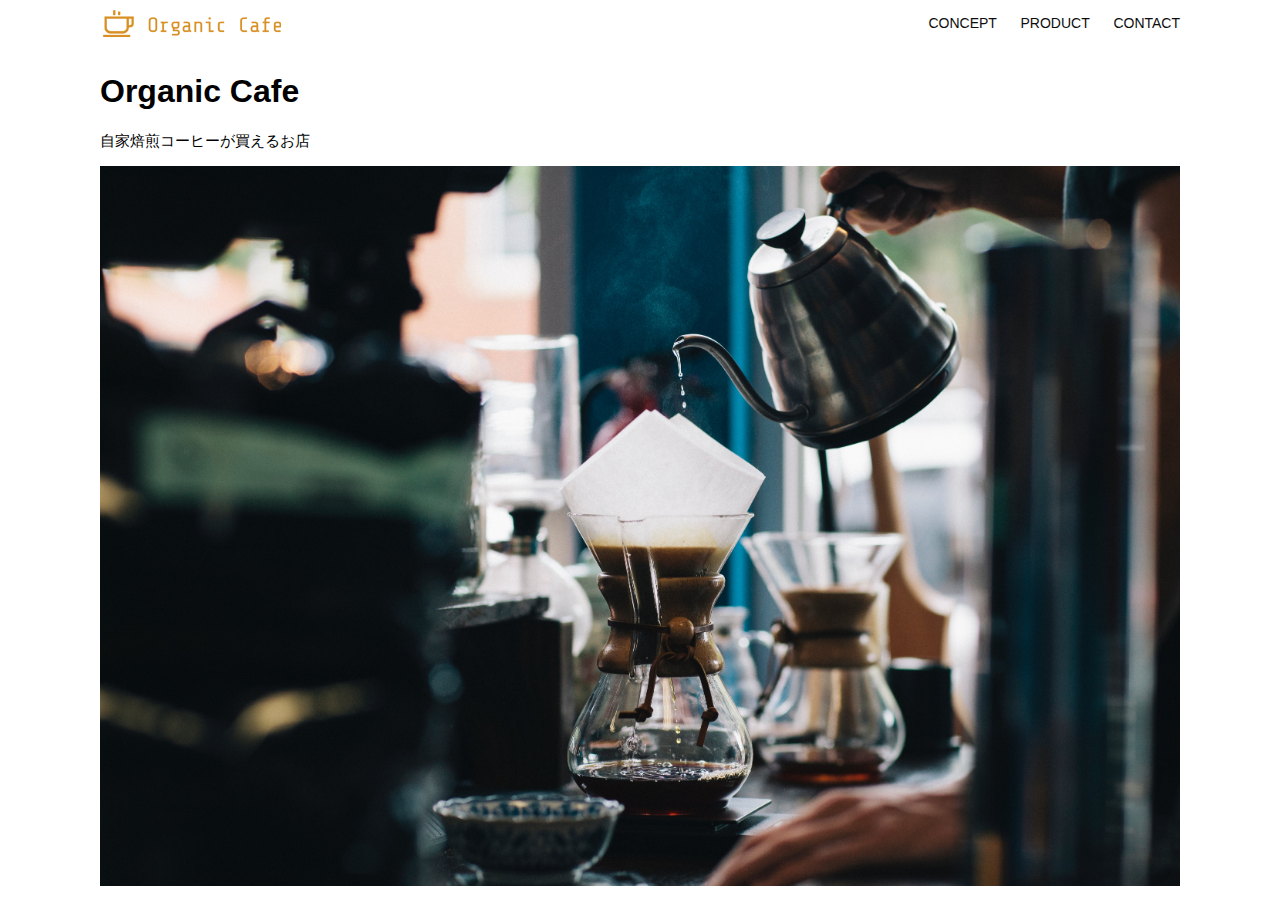
<file: kadai_013/index.html>
<!DOCTYPE html>
<html>
  <head>
    <title>Organic Cafe</title>
    <meta charset="UTF-8" />
    <meta name="description" content="自家焙煎のコーヒーがお家で楽しめるOrganic Cafe"/>
    <meta name="viewport" content="width=device-width, initial-scale=1.0" />
    <link rel="stylesheet" href="style.css" />
  </head>
  <body>
    <!-- ヘッダー -->
    <header>
      <!-- ロゴ -->
      <a href="index.html" id="logo"><img src="images/logo.png" alt="トップページに戻る"/></a>

      <!-- PC用ナビゲーション -->
      <nav id="nav-pc">
        <a href="index.html#concept">CONCEPT</a>
        <a href="index.html#product">PRODUCT</a>
        <a href="index.html#contact">CONTACT</a>
      </nav>
          <!-- スマホ用メニューボタン -->
    <img id="menu-sp" src="images/button-menu.png" alt="ナビゲーションを開く" onclick="document.getElementById('nav-sp').style.display = 'block'">

     <!-- スマホ用ナビゲーション -->
     <nav id="nav-sp">
       <ul>
         <li>
           <img id="close" src="images/button-close.png" alt="ナビゲーションを閉じる" onclick="document.getElementById('nav-sp').style.display = 'none'">
         </li>
         <li>
           <a id="logo-sp" href="index.html" onclick="document.getElementById('nav-sp').style.display = 'none'">
             <img src="images/logo-sp.png" alt="トップページに戻る">
           </a>
         </li>
         <li>
           <a class="menu" href="index.html#concept" onclick="document.getElementById('nav-sp').style.display = 'none'">CONCEPT</a>
         </li>
         <li>
           <a class="menu" href="index.html#product" onclick="document.getElementById('nav-sp').style.display = 'none'">PRODUCT</a>
         </li>
         <li><a class="menu" href="index.html#contact" onclick="document.getElementById('nav-sp').style.display = 'none'">CONTACT</a>
         </li>
        </ul>
     </nav>
    </header>

    <main>
      <article>
        <!-- メインビジュアル -->
        <section id="main-visual">
          <div id="main-message">
            <h1>Organic Cafe</h1>
            <p>自家焙煎コーヒーが買えるお店</p>
          </div>
          <img src="images/main-image.jpg" alt="コーヒーをハンドドリップで淹れる画像"/>
        </section>
      </article>
    </main>
  </body>
</html>
</file>
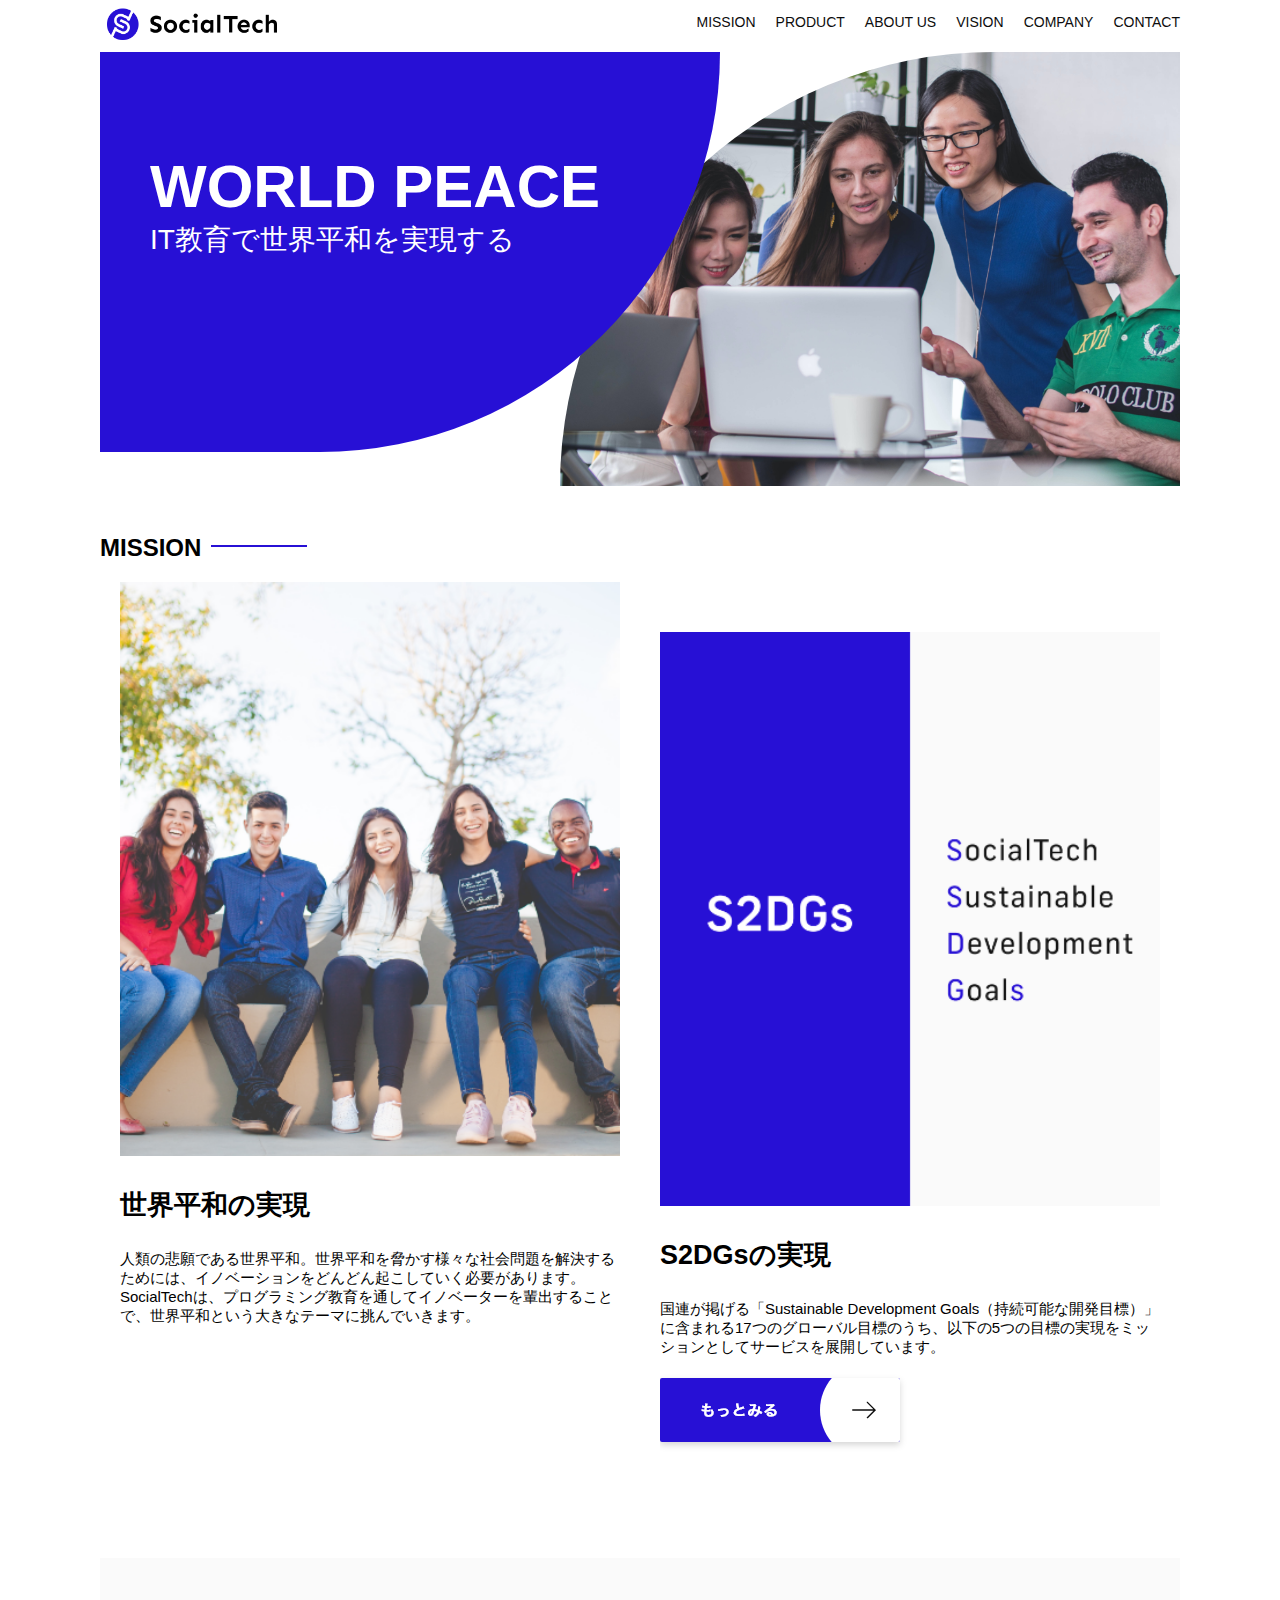
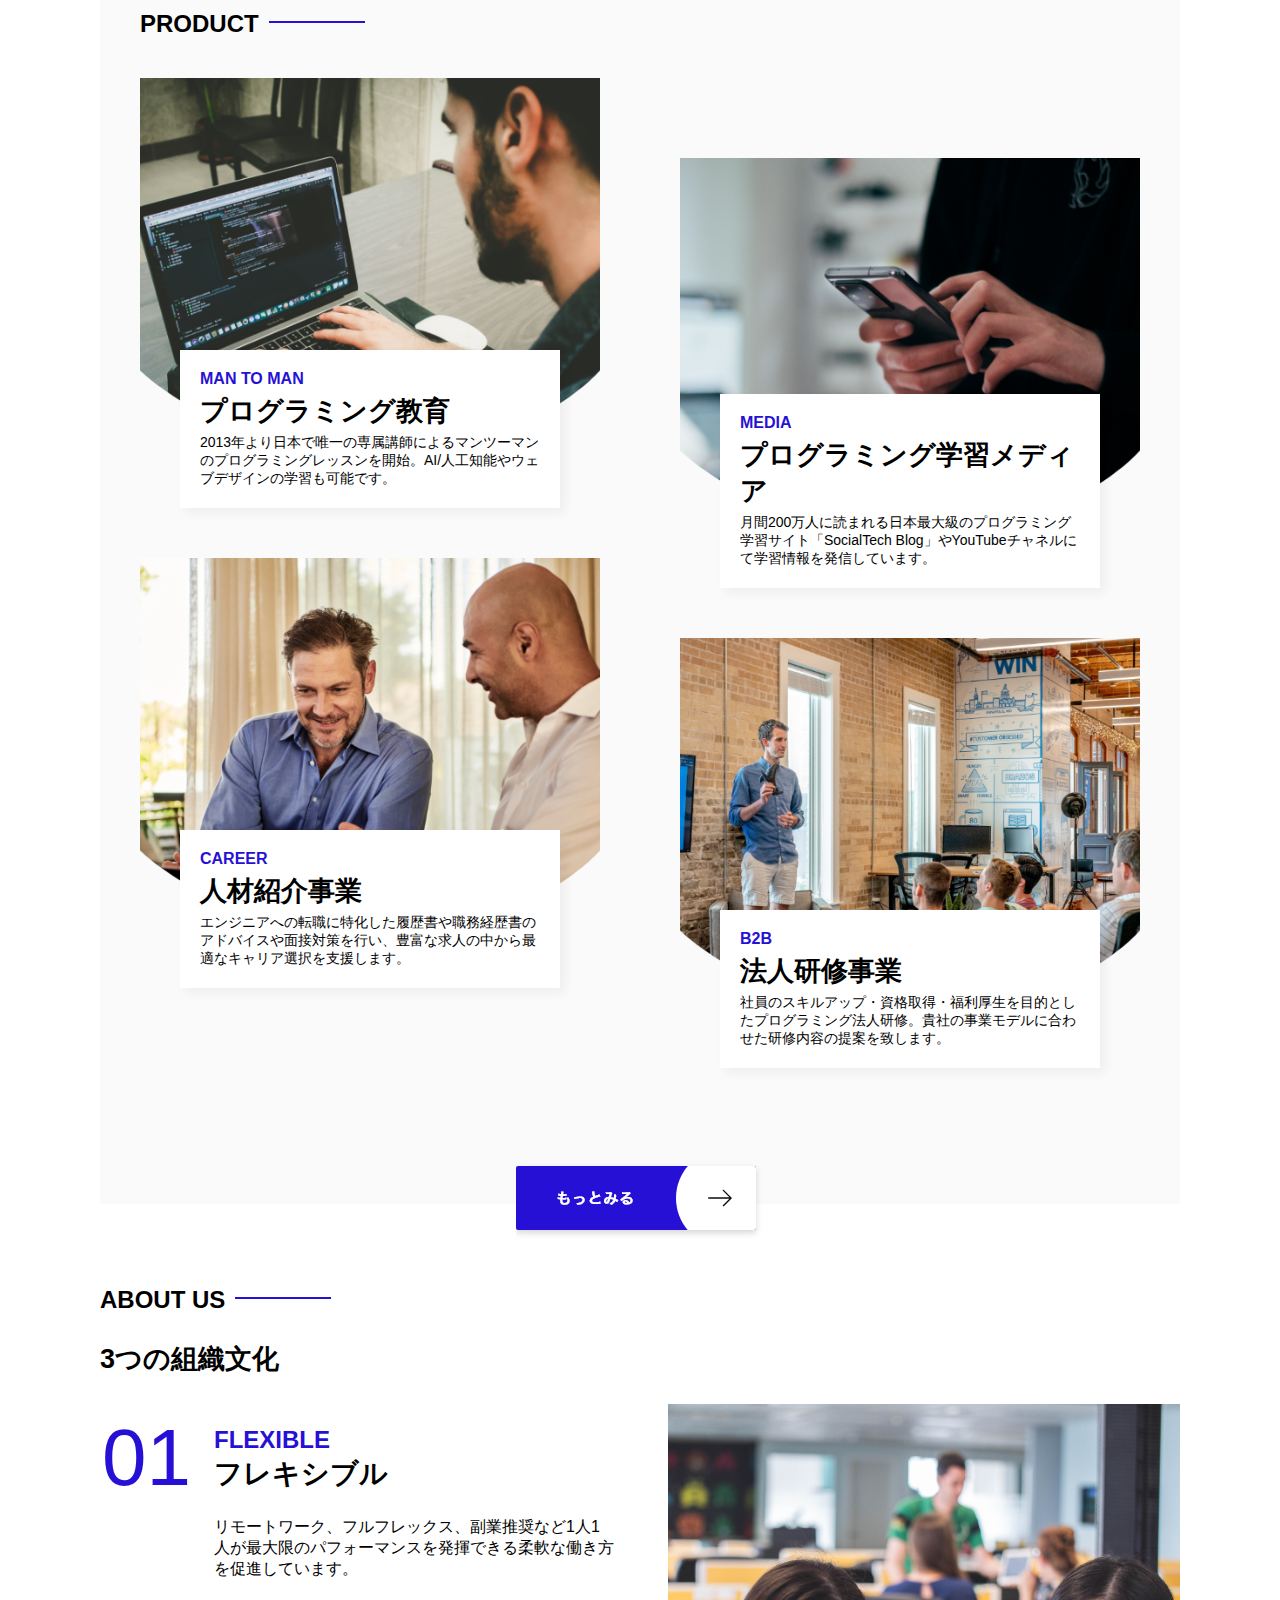
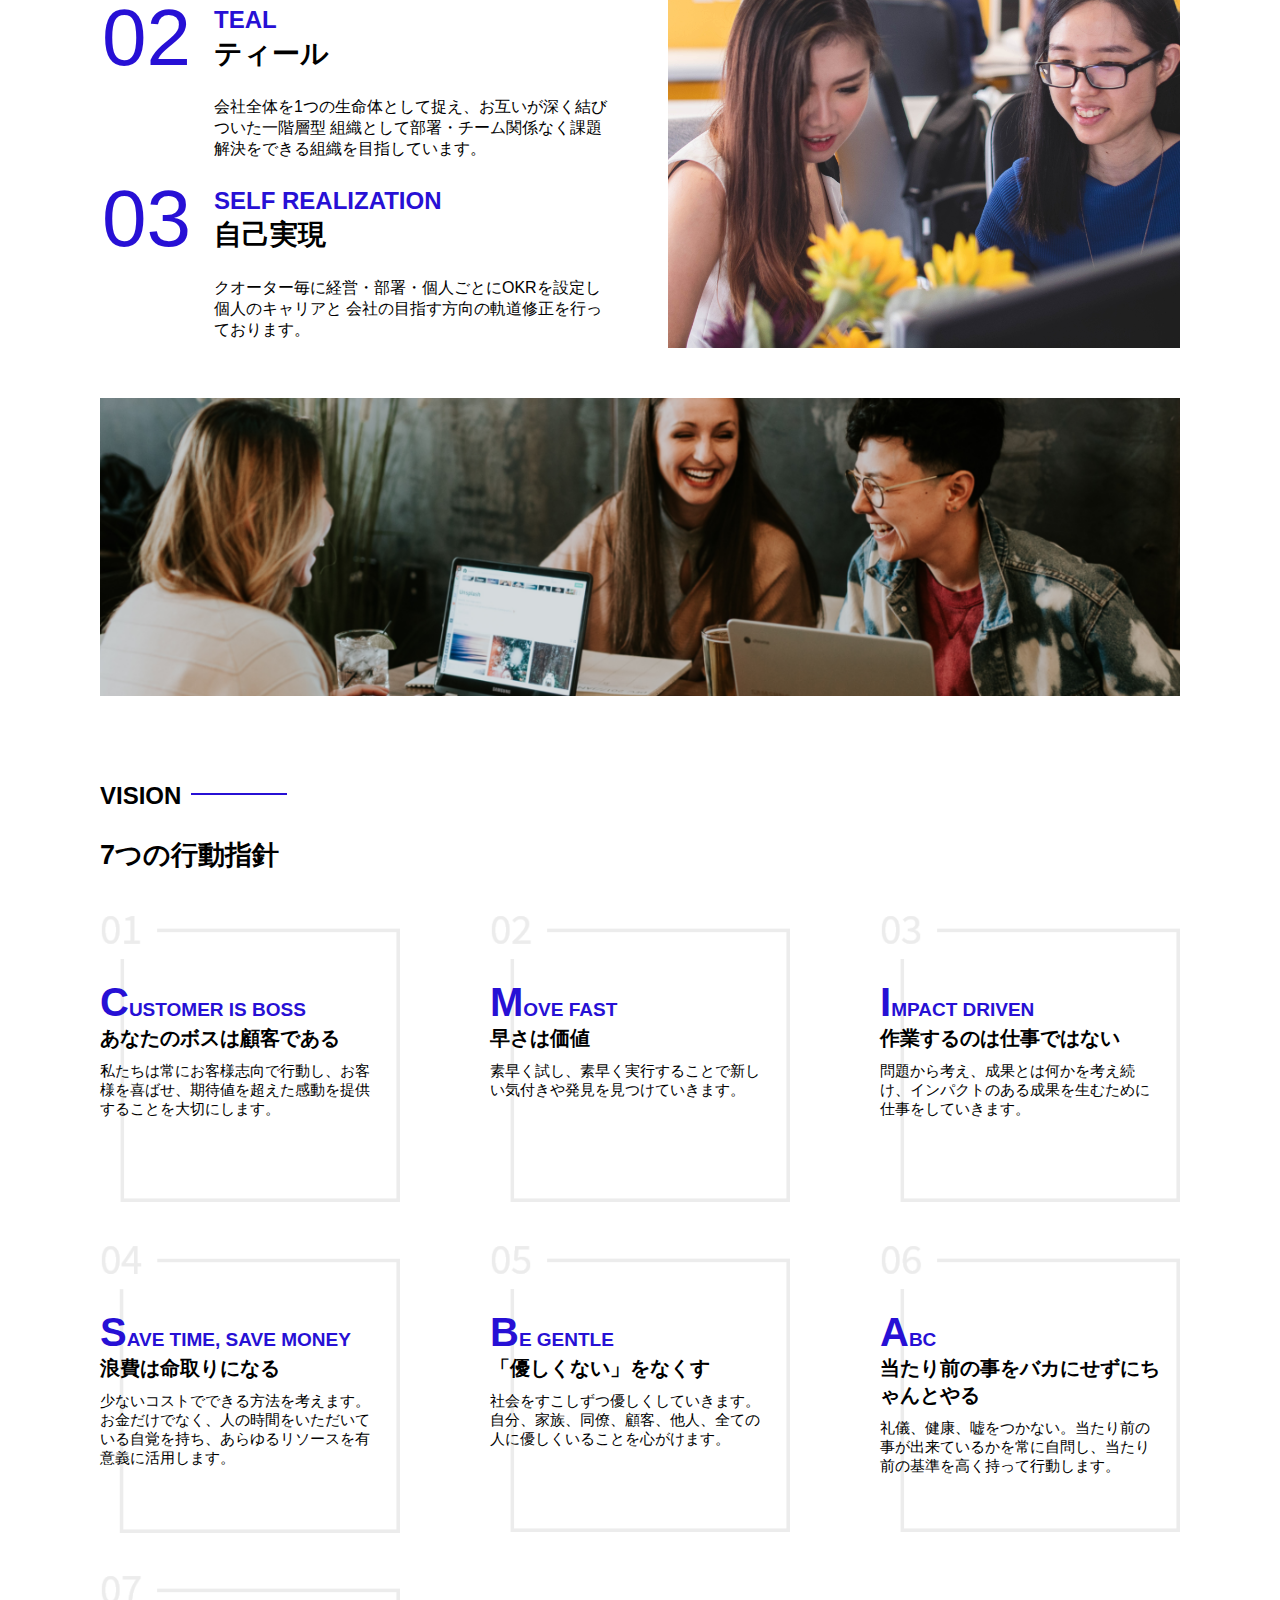
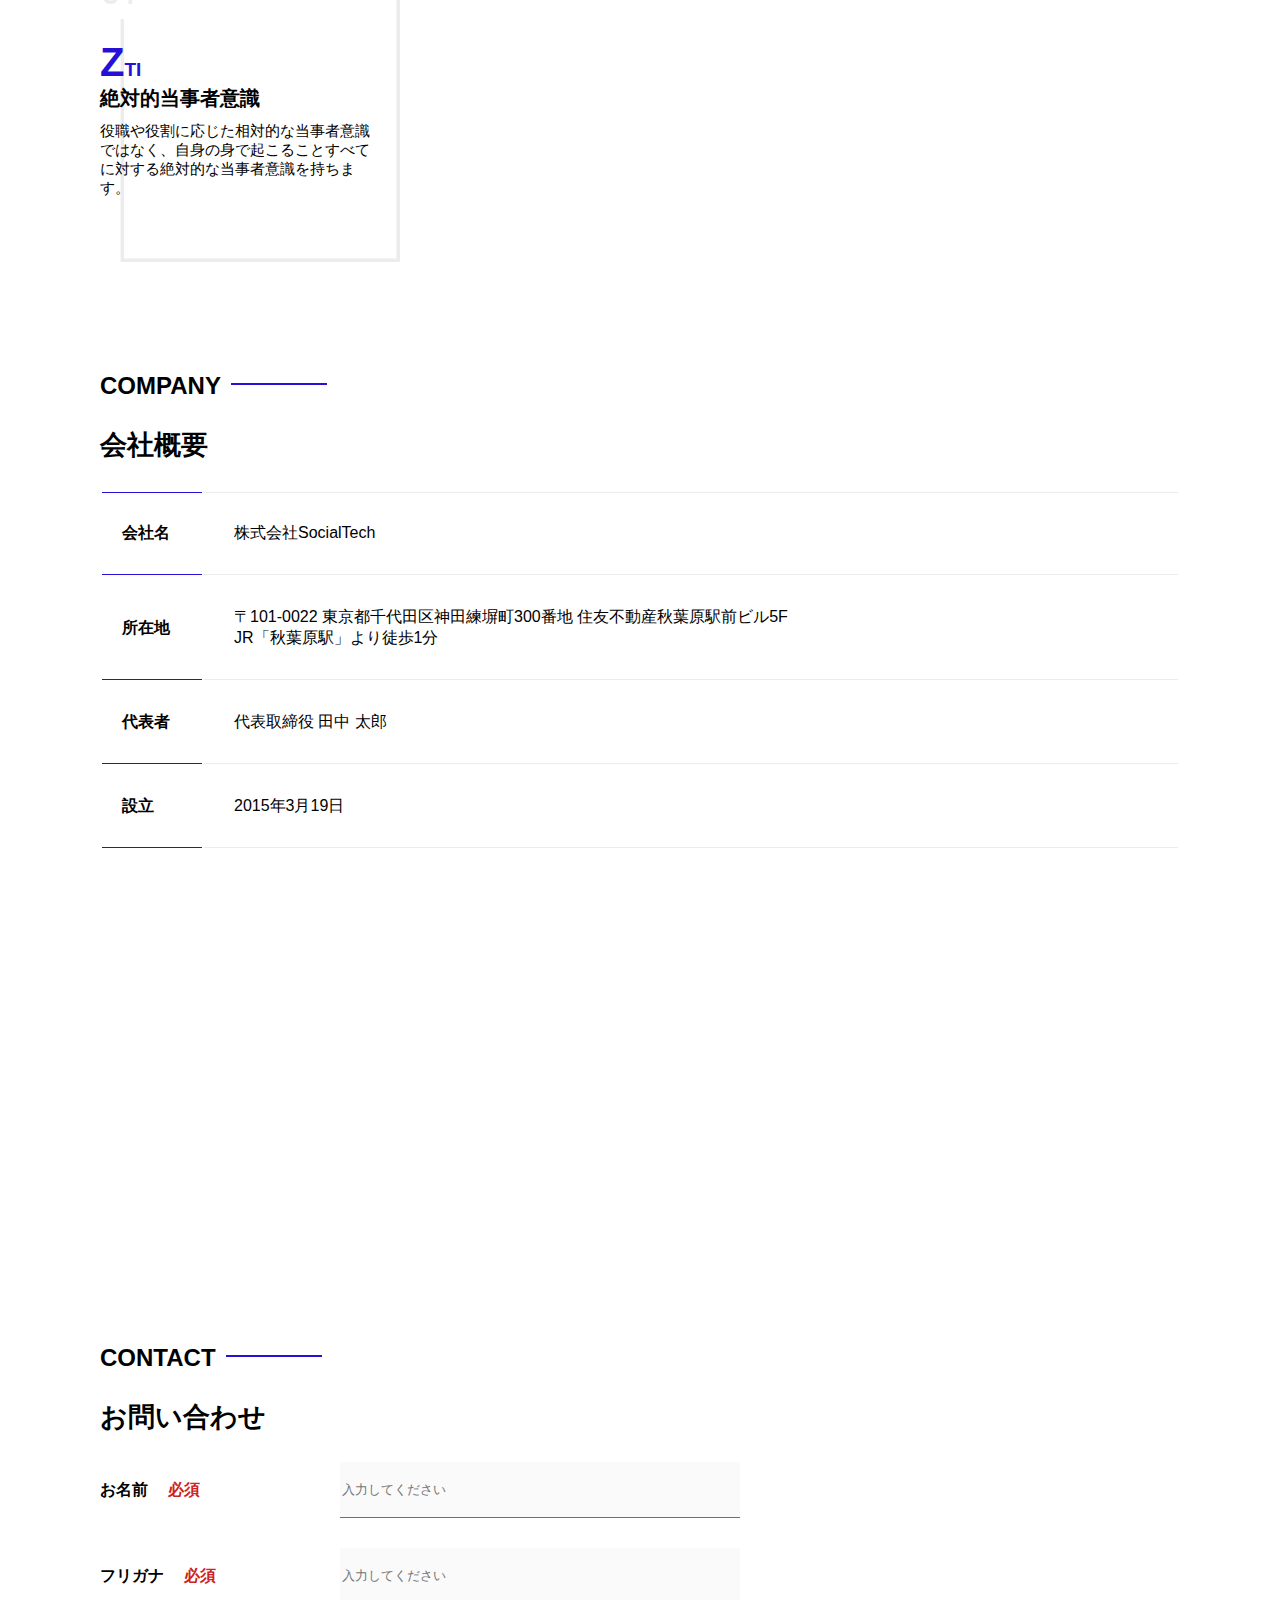
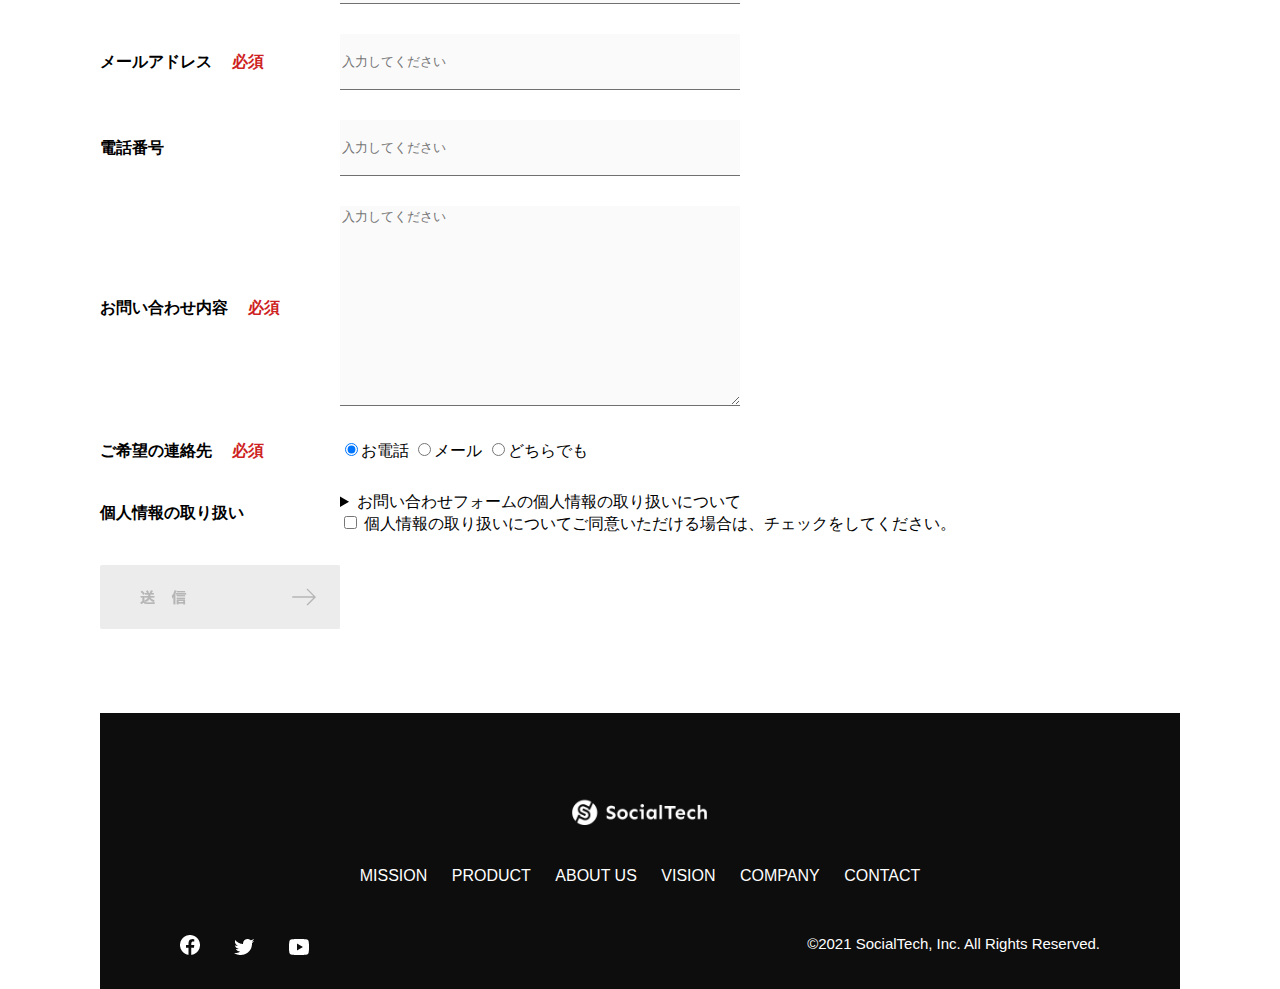
<file: socialtech/index.html>
<!DOCTYPE html>
<html>
  <head>
    <title>SocialTech</title>
    <meta charset="utf-8">
    <meta name="description" content="SocialTechはEdTech業界のリーディングカンパニーを目指します。">
    <meta name="viewport" content="width=device-width, initial-scale=1.0">
    <link rel="stylesheet" href="style.css">
  </head>

  <body>
    <!-- ヘッダー -->
    <header>
      <!-- ロゴ -->
      <a href="index.html" id="logo">
        <img src="images/logo.png" alt="トップページに戻る">
      </a>

      <!-- PC用ナビゲーション -->
      <nav id="nav-pc">
        <ul>
          <li><a href="mission.html">MISSION</a></li>
          <li><a href="product.html">PRODUCT</a></li>
          <li><a href="index.html#aboutus">ABOUT US</a></li>
          <li><a href="index.html#vision">VISION</a></li>
          <li><a href="index.html#company">COMPANY</a></li>
          <li><a href="index.html#contact">CONTACT</a></li>
        </ul>
      </nav>

      <!-- スマホ用メニューボタン -->
      <button id="menu-sp" onclick="document.getElementById('nav-sp').style.display = 'block'">
        <img src="images/button-menu.png" alt="ナビゲーションを開く">
      </button>

      <!-- スマホ用ナビゲーション -->
      <div id="nav-sp">
        <button id="close" onclick="document.getElementById('nav-sp').style.display = 'none'">
          <img src="images/button-close.png" alt="ナビゲーションを閉じる">
        </button>

        <nav>
          <ul>
            <li>
              <a id="logo-sp" href="index.html" onclick="document.getElementById('nav-sp').style.display = 'none'"><img src="images/logo-sp.png" alt="トップページに戻る"></a>
            </li>
            <li><a class="menu" href="mission.html" onclick="document.getElementById('nav-sp').style.display = 'none'">MISSION</a></li>
            <li><a class="menu" href="product.html" onclick="document.getElementById('nav-sp').style.display = 'none'">PRODUCT</a></li>
            <li><a class="menu" href="index.html#aboutus" onclick="document.getElementById('nav-sp').style.display = 'none'">ABOUT US</a></li>
            <li><a class="menu" href="index.html#vision" onclick="document.getElementById('nav-sp').style.display = 'none'">VISION</a></li>
            <li><a class="menu" href="index.html#company" onclick="document.getElementById('nav-sp').style.display = 'none'">COMPANY</a></li>
            <li><a class="menu" href="index.html#contact" onclick="document.getElementById('nav-sp').style.display = 'none'">CONTACT</a></li>
          </ul>
        </nav>
        <div id="sns">
          <a href="https://www.facebook.com/sejuku2013">
            <img src="images/button-facebook.png" alt="Facebookのリンク">
          </a>
          <a href="https://twitter.com/samuraijuku">
            <img src="images/button-twitter.png" alt="Twitterのリンク">
          </a>
          <a href="https://www.youtube.com/channel/UCCFOQO5aDK0xXam4cUQXT8g">
            <img src="images/button-youtube.png" alt="YouTubeのリンク">
          </a>
        </div>
      </div>
    </header>

    <main>
      <article>
        <!-- メインビジュアル -->
        <section id="main-visual">
          <div id="main-message">
            <h1>WORLD PEACE</h1>
            <p>IT教育で世界平和を実現する</p>
          </div>
          <img src="images/index/index-main.png" alt="PCの周りに集まる多国籍の仲間たち">
        </section>

        <!-- ミッション -->
        <section id="mission">
          <h2 class="index-h2">MISSION</h2>
          <div id="mission-flex">
            <div>
              <img id="mission-photo" src="images/index/index-mission.png" alt="屋外のベンチで写真を撮影する多国籍の仲間たち">
              <h3>世界平和の実現</h3>
              <p>人類の悲願である世界平和。世界平和を脅かす様々な社会問題を解決するためには、イノベーションをどんどん起こしていく必要があります。SocialTechは、プログラミング教育を通してイノベーターを輩出することで、世界平和という大きなテーマに挑んでいきます。</p>
            </div>
            <div>
              <img id="s2dgs" src="images/index/s2dgs.png" alt="S2DGs">
              <h3>S2DGsの実現</h3>
              <p>国連が掲げる「Sustainable Development Goals（持続可能な開発目標）」に含まれる17つのグローバル目標のうち、以下の5つの目標の実現をミッションとしてサービスを展開しています。</p>
              <a href="mission.html">
                <img src="images/button-more.png" alt="もっとみる">
              </a>
            </div>
          </div>
        </section>

        <!-- プロダクト -->
        <section id="product">
          <h2 class="index-h2">PRODUCT</h2>
          <div class="product-flex">
            <div id="product-left">
              <div>
                <img class="product-photo" src="images/index/index-mantoman.png" alt="PCでコードを書く男性">
                <div class="product-explain">
                  <span>MAN TO MAN</span>
                  <h3>プログラミング教育</h3>
                  <p>2013年より日本で唯一の専属講師によるマンツーマンのプログラミングレッスンを開始。AI/人工知能やウェブデザインの学習も可能です。</p>
                </div>
              </div>
              <div>
                <img class="product-photo" src="images/index/index-career.png" alt="笑顔で話し合う2人の男性">
                <div class="product-explain">
                  <span>CAREER</span>
                  <h3>人材紹介事業</h3>
                  <p>エンジニアへの転職に特化した履歴書や職務経歴書のアドバイスや面接対策を行い、豊富な求人の中から最適なキャリア選択を支援します。</p>
                </div>
              </div>
            </div>
            <div id="product-right">
              <div>
                <img class="product-photo" src="images/index/index-media.png" alt="スマートフォンを操作する人">
                <div class="product-explain">
                  <span>MEDIA</span>
                  <h3>プログラミング学習メディア</h3>
                  <p>月間200万人に読まれる日本最大級のプログラミング学習サイト「SocialTech Blog」やYouTubeチャネルにて学習情報を発信しています。</p>
                </div>
              </div>
              <div>
                <img class="product-photo" src="images/index/index-b2b.png" alt="講演中の男性とそれを聴く人々">
                <div class="product-explain">
                  <span>B2B</span>
                  <h3>法人研修事業</h3>
                  <p>社員のスキルアップ・資格取得・福利厚生を目的としたプログラミング法人研修。貴社の事業モデルに合わせた研修内容の提案を致します。</p>
                </div>
              </div>
            </div>
          </div>
          <div id="product-more">
            <a href="product.html">
              <img src="images/button-more.png" alt="もっとみる">
            </a>
          </div>
        </section>

        <!-- ABOUT US -->
        <section id="aboutus">
          <h2 class="index-h2">ABOUT US</h2>
          <h3>3つの組織文化</h3>
          <div>
            <table class="culture-table">
              <tr>
                <td class="culture-num">01</td>
                <th><span class="culture-en">FLEXIBLE</span><br>フレキシブル</th>
              </tr>
              <tr>
                <td>
                  <!--空のセル-->
                </td>
                <td class="culture-description">リモートワーク、フルフレックス、副業推奨など1人1人が最大限のパフォーマンスを発揮できる柔軟な働き方を促進しています。</td>
              </tr>
              <tr>
                <td class="culture-num">02</td>
                <th><span class="culture-en">TEAL</span><br>ティール</th>
              </tr>
              <tr>
                <td>
                  <!--空のセル-->
                </td>
                <td class="culture-description">会社全体を1つの生命体として捉え、お互いが深く結びついた一階層型 組織として部署・チーム関係なく課題解決をできる組織を目指しています。</td>
              </tr>
              <tr>
                <td class="culture-num">03</td>
                <th><span class="culture-en">SELF REALIZATION</span><br>自己実現</th>
              </tr>
              <tr>
                <td>
                  <!--空のセル-->
                </td>
                <td class="culture-description">クオーター毎に経営・部署・個人ごとにOKRを設定し個人のキャリアと 会社の目指す方向の軌道修正を行っております。</td>
              </tr>
            </table>
            <img class="culture-img" src="images/index/index-aboutus1.png" alt="笑顔で話し合う2人の女性">
          </div>
          <img class="culture-img2" src="images/index/index-aboutus2.png" alt="笑顔で話し合う3人の男女">
        </section>

        <!-- VISION -->
        <section id="vision">
          <h2 class="index-h2">VISION</h2>
          <h3>7つの行動指針</h3>
          <div>
            <div class="vision-box">
              <img src="images/index/vision-01.png" alt="01">
              <div>
                <h4>CUSTOMER IS BOSS</h4>
                <h5>あなたのボスは顧客である</h5>
                <p>私たちは常にお客様志向で行動し、お客様を喜ばせ、期待値を超えた感動を提供することを大切にします。</p>
              </div>
            </div>
            <div class="vision-box">
              <img src="images/index/vision-02.png" alt="02">
              <div>
                <h4>MOVE FAST</h4>
                <h5>早さは価値</h5>
                <p>素早く試し、素早く実行することで新しい気付きや発見を見つけていきます。</p>
              </div>
            </div>
            <div class="vision-box">
              <img src="images/index/vision-03.png" alt="03">
              <div>
                <h4>IMPACT DRIVEN</h4>
                <h5>作業するのは仕事ではない</h5>
                <p>問題から考え、成果とは何かを考え続け、インパクトのある成果を生むために仕事をしていきます。</p>
              </div>
            </div>
            <div class="vision-box">
              <img src="images/index//vision-04.png" alt="04">
              <div>
                <h4>SAVE TIME, SAVE MONEY</h4>
                <h5>浪費は命取りになる</h5>
                <p>少ないコストでできる方法を考えます。お金だけでなく、人の時間をいただいている自覚を持ち、あらゆるリソースを有意義に活用します。</p>
              </div>
            </div>
            <div class="vision-box">
              <img src="images/index/vision-05.png" alt="05">
              <div>
                <h4>BE GENTLE</h4>
                <h5>「優しくない」をなくす</h5>
                <p>社会をすこしずつ優しくしていきます。自分、家族、同僚、顧客、他人、全ての人に優しくいることを心がけます。</p>
              </div>
            </div>
            <div class="vision-box">
              <img src="images/index/vision-06.png" alt="06">
              <div>
                <h4>ABC</h4>
                <h5>当たり前の事をバカにせずにちゃんとやる</h5>
                <p>礼儀、健康、嘘をつかない。当たり前の事が出来ているかを常に自問し、当たり前の基準を高く持って行動します。</p>
              </div>
            </div>
            <div class="vision-box">
              <img src="images/index/vision-07.png" alt="07">
              <div>
                <h4>ZTI</h4>
                <h5>絶対的当事者意識</h5>
                <p>役職や役割に応じた相対的な当事者意識ではなく、自身の身で起こることすべてに対する絶対的な当事者意識を持ちます。</p>
              </div>
            </div>
          </div>
        </section>

        <!-- COMPANY -->
        <section id="company">
          <h2 class="index-h2">COMPANY</h2>
          <h3>会社概要</h3>
          <table id="company-table">
            <tr>
              <th class="tableheader tableheader-first">会社名</th>
              <td class="cell cell-first">株式会社SocialTech</td>
            </tr>
            <tr>
              <th class="tableheader">所在地</th>
              <td class="cell">〒101-0022 東京都千代田区神田練塀町300番地 住友不動産秋葉原駅前ビル5F<br>JR「秋葉原駅」より徒歩1分</td>
            </tr>
            <tr>
              <th class="tableheader">代表者</th>
              <td class="cell">代表取締役 田中 太郎</td>
            </tr>
            <tr>
              <th class="tableheader">設立</th>
              <td class="cell">2015年3月19日</td>
            </tr>
          </table>
          <iframe src="https://www.google.com/maps/embed?pb=!1m18!1m12!1m3!1d3240.0688551336807!2d139.7720776771055!3d35.69992317258124!2m3!1f0!2f0!3f0!3m2!1i1024!2i768!4f13.1!3m3!1m2!1s0x60188fee13660e23%3A0x77137876edf742ac!2z5L2P5Y-L5LiN5YuV55Sj56eL6JGJ5Y6f6aeF5YmN44OT44Or!5e0!3m2!1sja!2sjp!4v1704858013291!5m2!1sja!2sjp" style="border: 0" allowfullscreen="" loading="lazy"></iframe>
        </section>

        <!-- お問い合わせフォーム -->
        <section id="contact">
          <h2 class="index-h2">CONTACT</h2>
          <h3>お問い合わせ</h3>
          <form>
            <div>
              <div class="contact-heading">
                <label class="contact-label">お名前<span class="contact-span">必須</span></label>
              </div>
              <div>
                <input type="text" name="name" placeholder="入力してください" class="contact-textbox">
              </div>
            </div>
            <div>
              <div class="contact-heading">
                <label class="contact-label">フリガナ<span class="contact-span">必須</span></label>
              </div>
              <div>
                <input type="text" name="hurigana" placeholder="入力してください" class="contact-textbox">
              </div>
            </div>
            <div>
              <div class="contact-heading">
                <label class="contact-label">メールアドレス<span class="contact-span">必須</span></label>
              </div>
              <div>
                <input type="text" name="email" placeholder="入力してください" class="contact-textbox">
              </div>
            </div>
            <div>
              <div class="contact-heading">
                <label class="contact-label">電話番号</label>
              </div>
              <div>
                <input type="text" name="tel" placeholder="入力してください" class="contact-textbox">
              </div>
            </div>
            <div>
              <div class="contact-heading">
                <label class="contact-label">お問い合わせ内容<span class="contact-span">必須</span></label>
              </div>
              <div>
                <textarea class="contact-textarea" placeholder="入力してください" name="message"></textarea>
              </div>
            </div>
            <div>
              <div class="contact-heading">
                <label class="contact-label">ご希望の連絡先<span class="contact-span">必須</span></label>
              </div>
              <div><input class="radiobutton" type="radio" value="tel" name="contact" checked><label>お電話</label> <input class="radiobutton" type="radio" value="mail" name="contact"><label>メール</label> <input class="radiobutton" type="radio" value="both" name="contact"><label>どちらでも</label></div>
            </div>
            <div>
              <div class="contact-heading">
                <label class="contact-label">個人情報の取り扱い</label>
              </div>
              <div>
                <details>
                  <summary>お問い合わせフォームの個人情報の取り扱いについて</summary>
                  <div>
                    <dl>
                      <dt>１．組織の名称又は氏名</dt>
                      <dd>株式会社SocialTech</dd>
                      <dt>２．個人情報保護管理者（若しくはその代理人）の氏名又は職名、所属及び連絡先</dt>
                      <dd>
                        <p>鈴木 一郎 コーポレート部</p>
                        <p>メールアドレス：samurai@example.com</p>
                        <p>TEL：03-1234-5678</p>
                      </dd>
                      <dt>３．個人情報の利用目的</dt>
                      <dd>
                        <ul>
                          <li>・本サービス及び本サービスに関連する情報の提供又はそれらに関する連絡のため</li>
                          <li>・ユーザーの本人確認のため</li>
                          <li>・当社サービスのご案内のため</li>
                          <li>・当社の商品等の広告または宣伝（電子メールによるものを含むものとします。）</li>
                        </ul>
                      </dd>
                      <dt>４．個人情報の取り扱い業務の委託</dt>
                      <dd>個人情報の取扱業務の全部または一部を外部に業務委託する場合があります。その際、弊社は、個人情報を適切に保護できる管理体制を敷き実行していることを条件として委託先を厳選したうえで、機密保持契約を委託先と締結し、お客様の個人情報を厳密に管理させます。</dd>
                      <dt>５．個人情報の開示等の請求</dt>
                      <dd>
                        お客様は、弊社に対してご自身の個人情報の開示等（利用目的の通知、開示、内容の訂正・追加・削除、利用の停止または消去、第三者への提供の停止）に関して、当社問合わせ窓口に申し出ることができます。<br>
                        その際、弊社はお客様ご本人を確認させていただいたうえで、合理的な期間内に対応いたします。<br>
                        なお、個人情報に関する弊社問合わせ先は、次の通りです。
                      </dd>
                      <dd>
                        <p>株式会社SocialTech　個人情報問合せ窓口</p>
                        <p>〒150-0043　東京都千代田区神田練塀町300番地 住友不動産秋葉原駅前ビル5F</p>
                        <p>メールアドレス：samurai@example.com　TEL：03-1234-5678</p>
                      </dd>

                      <dt>６．個人情報を提供されることの任意性について</dt>
                      <dd>お客様がご自身の個人情報を弊社に提供されるか否かは、お客様のご判断によりますが、もしご提供されない場合には、適切なサービスが提供できない場合がありますので予めご了承ください。</dd>
                    </dl>
                  </div>
                </details>
                <input type="checkbox" name="agree">
                <span>個人情報の取り扱いについてご同意いただける場合は、チェックをしてください。</span>
              </div>
            </div>
            <input type="image" src="images/button-submit.png" alt="送信する">
          </form>
        </section>
      </article>
    </main>

    <footer>
      <div id="footer-logo">
        <img src="images/logo-sp.png" alt="SocialTech">
      </div>
      <div id="footer-link">
        <a href="mission.html">MISSION</a>
        <a href="product.html">PRODUCT</a>
        <a href="index.html#aboutus">ABOUT US</a>
        <a href="index.html#vision">VISION</a>
        <a href="index.html#company">COMPANY</a>
        <a href="index.html#contact">CONTACT</a>
      </div>
      <div id="sns-footer">
        <div class="sns-btns">
          <a href="https://www.facebook.com/sejuku2013"><img src="images/button-facebook.png" alt="Facebookのリンク"></a>
          <a href="https://twitter.com/samuraijuku"><img src="images/button-twitter.png" alt="Twitterのリンク"></a>
          <a href="https://www.youtube.com/channel/UCCFOQO5aDK0xXam4cUQXT8g"><img src="images/button-youtube.png" alt="YouTubeのリンク"></a>
        </div>
        <p id="copyright">&copy;2021 SocialTech, Inc. All Rights Reserved.</p>
      </div>
    </footer>

  </body>
</html>
</file>
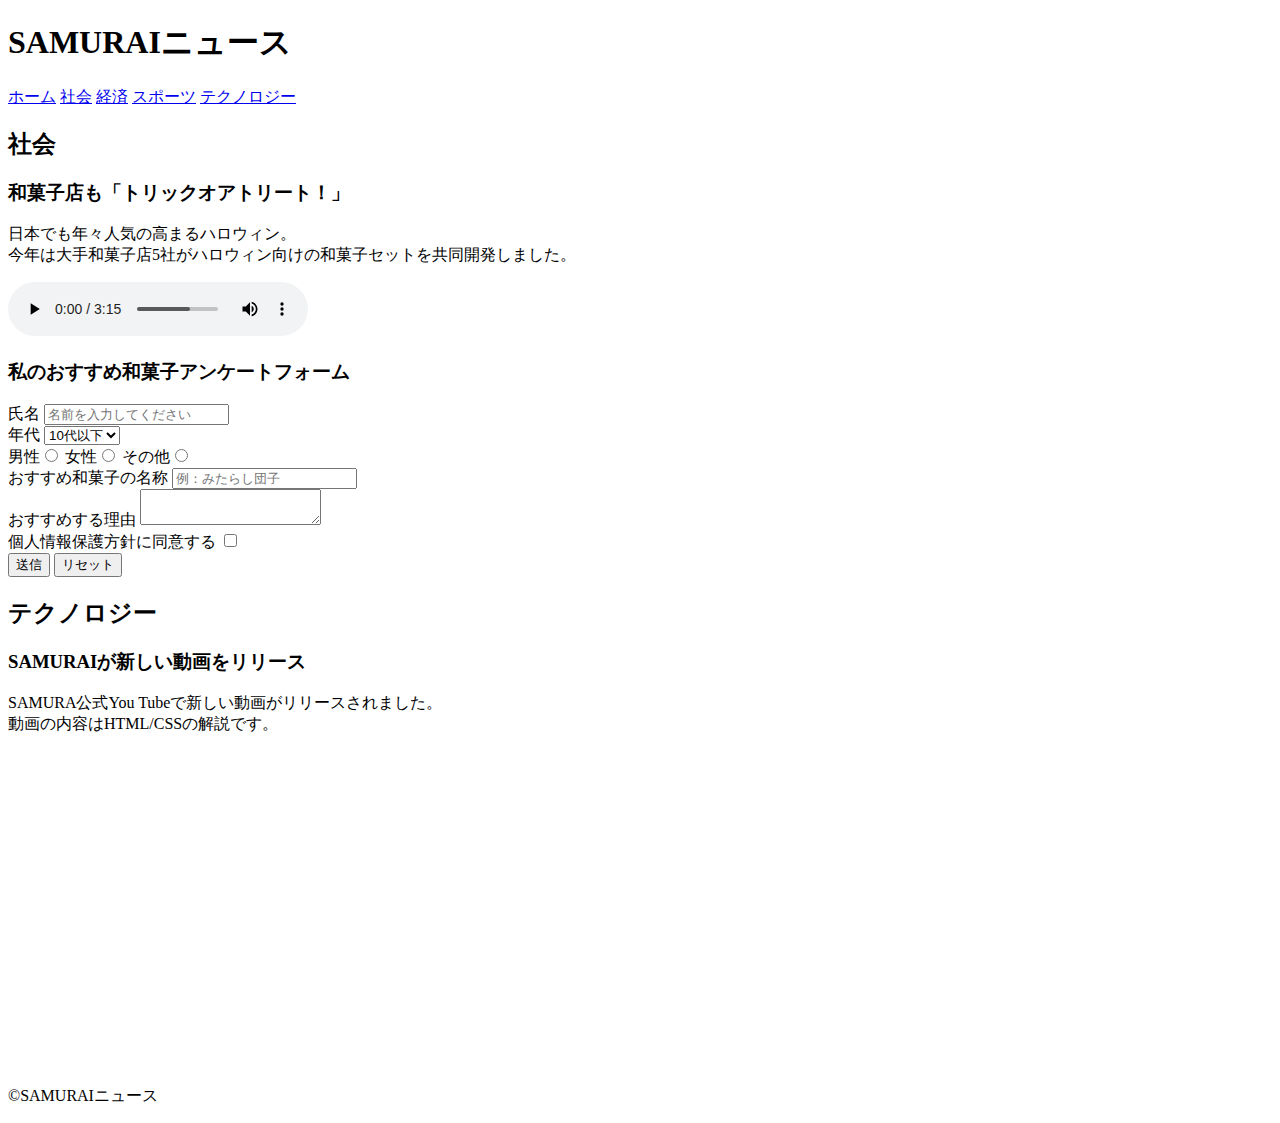
<file: kadai_008/kadai_008.html>
<!DOCTYPE html>
<html>
<head>
  <title>8章課題</title>
  <meta name="description" content="このページは8章の課題です。">
  <meta charset="UTF-8">
</head>
<body>
  <header>
    <h1>SAMURAIニュース</h1>
    <nav>
        <a href="layout.html">ホーム</a>
        <a href="https:www.google.com">社会</a>
        <a href="https:www.google.com">経済</a>
        <a href="https:www.google.com">スポーツ</a>
        <a href="https:www.google.com">テクノロジー</a>
    </nav>
  </header>
  <main>
    <article>
      <h2>社会</h2>
      <section>
        <h3>和菓子店も「トリックオアトリート！」</h3>
        <p>日本でも年々人気の高まるハロウィン。<br>今年は大手和菓子店5社がハロウィン向けの和菓子セットを共同開発しました。</p>
        <body>
         <audio src="ichi.mp3" controls></audio>   
        </body>
       </section>
      <section>
        <h3>私のおすすめ和菓子アンケートフォーム</h3>
        <form>
          <label>氏名</label>  
          <input type="text"placeholder="名前を入力してください">
          <br>

          <label>年代</label>
          <select>
        <option>10代以下</option>
        <option>20代</option>
        <option>30代</option>
        <option>40代以上</option>
         </select>
         <br>
         <label>男性</label><input type="radio" name="gender"> 
         <label>女性</label><input type="radio" name="gender"> 
         <label>その他</label><input type="radio" name="gender"> 
         <br> 
         <label>おすすめ和菓子の名称</label>  
          <input type="text"placeholder="例：みたらし団子">
          <br>
        <label>おすすめする理由</label> 
        <textarea></textarea> 
    <br> 
    <label>個人情報保護方針に同意する</label> 
    <input type="checkbox"> 
    <br> 
    <input type="submit" value="送信"> 
    <input type="reset" value="リセット">
    <br>
        </form>
      </section>
    </article>
    <article>
      <h2>テクノロジー</h2>
      <section>
        <h3>SAMURAIが新しい動画をリリース</h3>
        <p>SAMURA公式You Tubeで新しい動画がリリースされました。<br>動画の内容はHTML/CSSの解説です。</p>
        <iframe
        　 width="560" height="315" src="https://www.youtube.com/embed/2JLiGSUohEo?si=i7n8fv389LkhW0PK" title="YouTube video player" frameborder="0" allow="accelerometer; autoplay; clipboard-write; encrypted-media; gyroscope; picture-in-picture; web-share" referrerpolicy="strict-origin-when-cross-origin" allowfullscreen>
    　　</iframe>
      </section>
    </article>
  </main>
  <footer>
    <p>&copy;SAMURAIニュース</p>
  </footer>
</body>
</html>
</file>
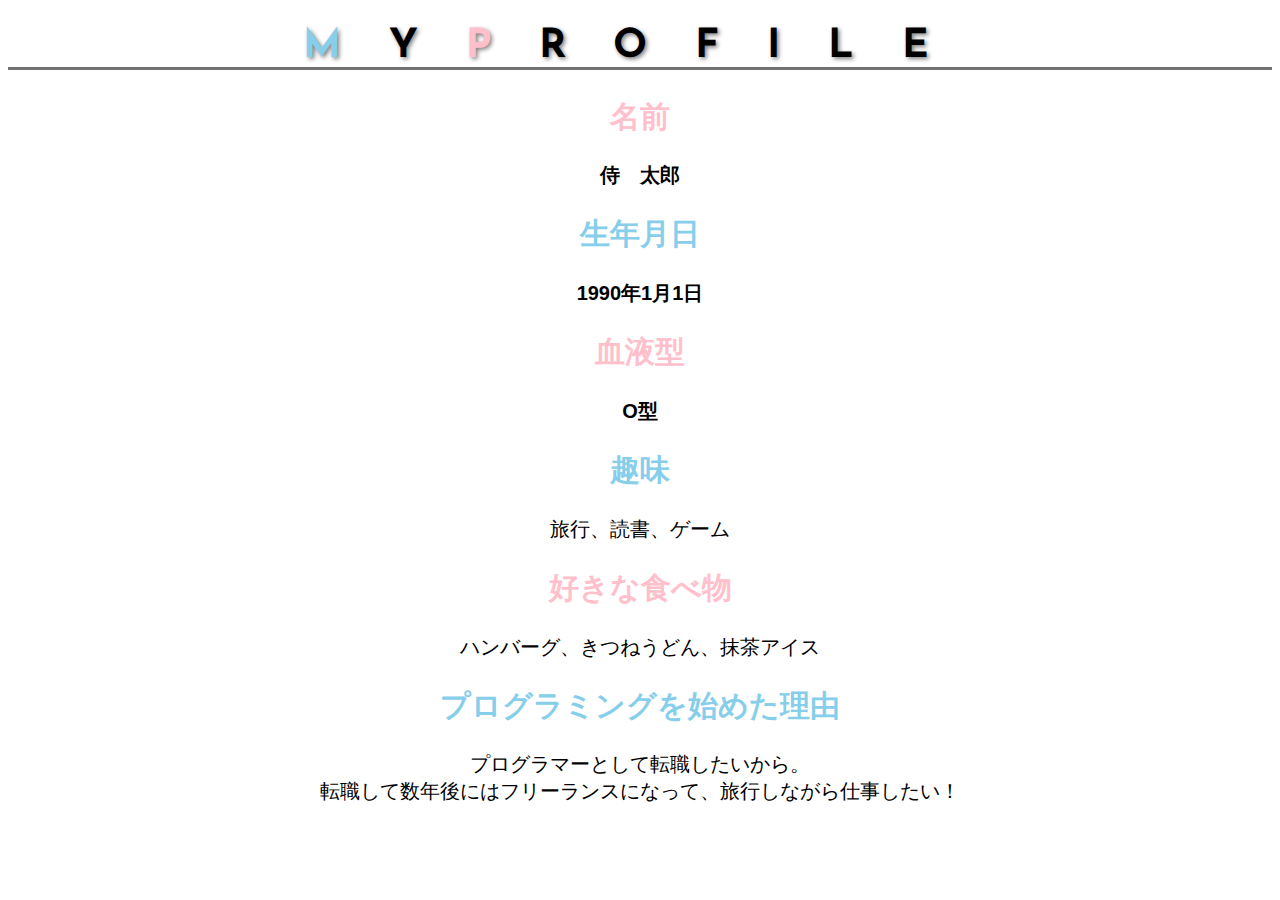
<file: kadai_015/kadai_015.html>
<!DOCTYPE html>
<html>
<head>
  <title>15章課題</title>
  <meta charset="UTF-8">
  <meta name="description" content="このページは15章の課題です。">
  <link rel="stylesheet" href="style.css">
  <link rel="preconnect" href="https://fonts.googleapis.com">
  <link rel="preconnect" href="https://fonts.gstatic.com" crossorigin>
  <link href="https://fonts.googleapis.com/css2?family=Josefin+Sans&display=swap" rel="stylesheet">
</head>
<body>
  <h1><span class="blue">M</span>Y<span class="pink">P</span>ROFILE</h1>
  <div id="basic">
    <h2 class="pink">名前</h2>
    <p>侍　太郎</p>
    <h2 class="blue">生年月日</h2>
    <p>1990年1月1日</p>
    <h2 class="pink">血液型</h2>
    <p>O型</p>
  </div>
  <h2 class="blue">趣味</h2>
  <p>旅行、読書、ゲーム</p>
  <h2 class="pink">好きな食べ物</h2>
  <p>ハンバーグ、きつねうどん、抹茶アイス</p>
  <h2 class="blue">プログラミングを始めた理由</h2>
  <p>プログラマーとして転職したいから。<br>転職して数年後にはフリーランスになって、旅行しながら仕事したい！</p>
</body>
</html>
</file>
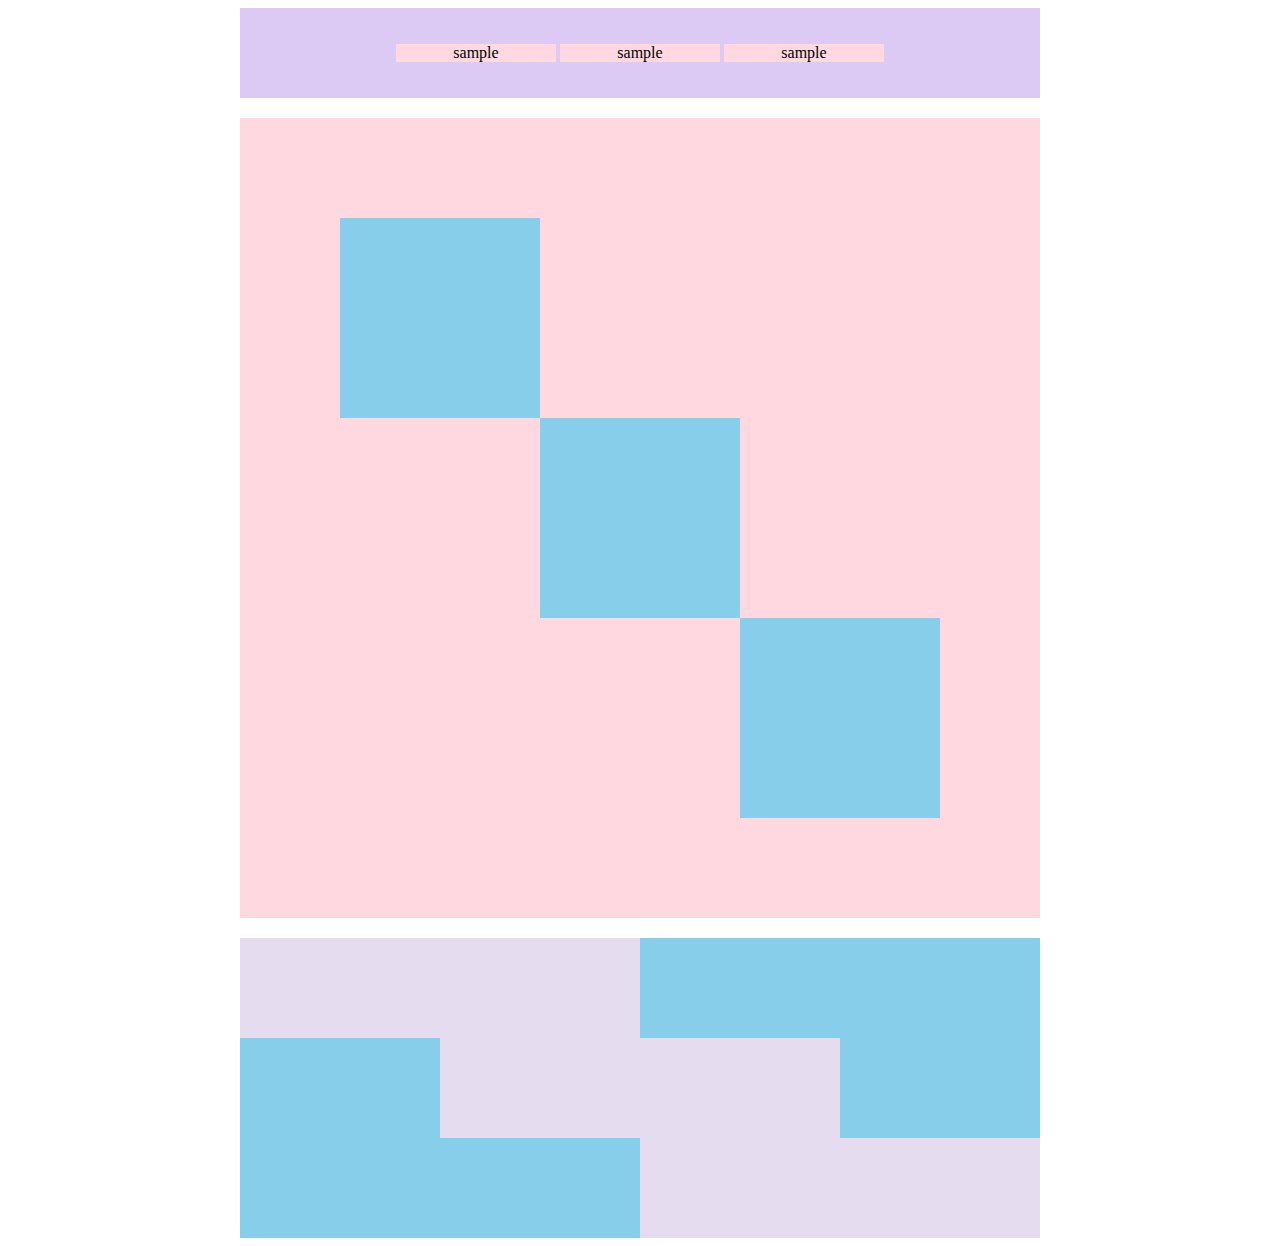
<file: kadai_018/kadai_018.html>
<!DOCTYPE html>
<html>
<head>
  <meta charset="UTF-8">
  <link rel="stylesheet" href="style.css">
  <meta name="description" content="このページは18章の課題です。">
  <title>18章課題</title>
</head>
<body>
  <div id="top">
    <p class="top-child">sample</p>
    <p class="top-child">sample</p>
    <p class="top-child">sample</p>
  </div>
  <div id="middle">
    <div id="middle-child01"></div>
    <div id="middle-child02"></div>
    <div id="middle-child03"></div>
  </div>
  <div id="bottom">
    <div id="bottom-child01"></div>
    <div id="bottom-child02"></div>
    <div id="bottom-child03"></div>
  </div>
</body>
</html>
</file>
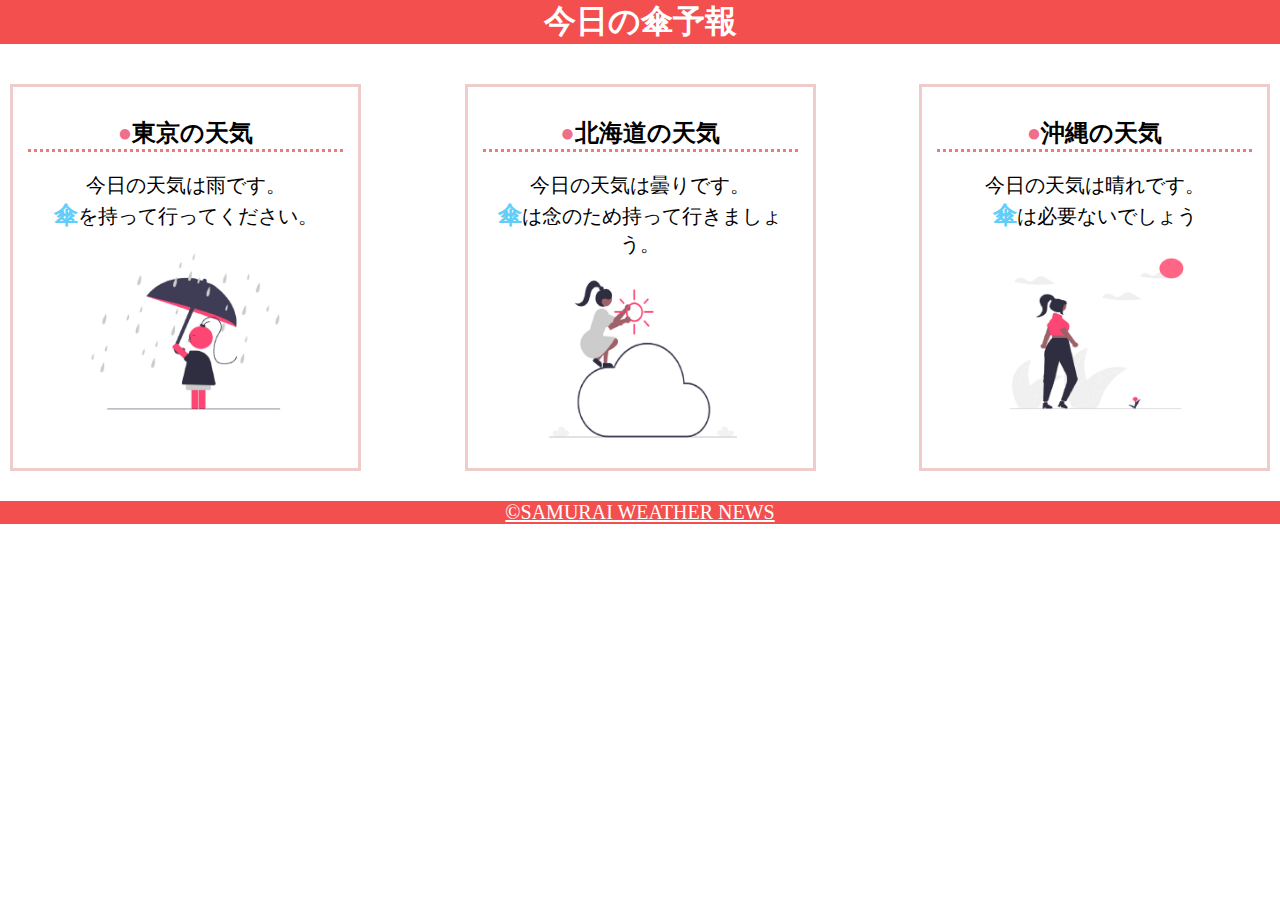
<file: kadai_022/kadai_022.html>
<!DOCTYPE html>
<html>
    <head>
        <meta charset="UTF-8">
        <meta name="viewport" content="width=device-width, initial-scale=1.0">
        <link rel="stylesheet" href="style.css">
        <meta name="description" content="このページは22章の課題です。">
        <title>22章課題</title>
    </head>
    <body>
       
        <header>
            <h1>今日の傘予報</h1>
        </header>  
 
        <main>
            <div id="parent">
        
        <div class="flexbox-container">
                <div class="contents">
                    <h2>東京の天気</h2>
                    <p>今日の天気は雨です。</p>
                    <p>傘を持って行ってください。</p>
                    <img src="images/rainy.png" alt="雨">
                </div>
 
                <div class="contents">
                    <h2>北海道の天気</h2>
                    <p>今日の天気は曇りです。</p>
                    <p>傘は念のため持って行きましょう。</p>
                    <img src="images/cloudy.png" alt="曇り">
                </div>
 
                <div class="contents">
                    <h2>沖縄の天気</h2>
                    <p>今日の天気は晴れです。</p>
                    <p>傘は必要ないでしょう</p>
                    <img src="images/sunny.png" alt="晴れ">
                </div>

            </div>    
 
        </main>
 
        <footer>
            <a href="https://www.sejuku.net/corp/">&copy;SAMURAI WEATHER NEWS</a>
         </footer>
 
    </body>
</html>
</file>
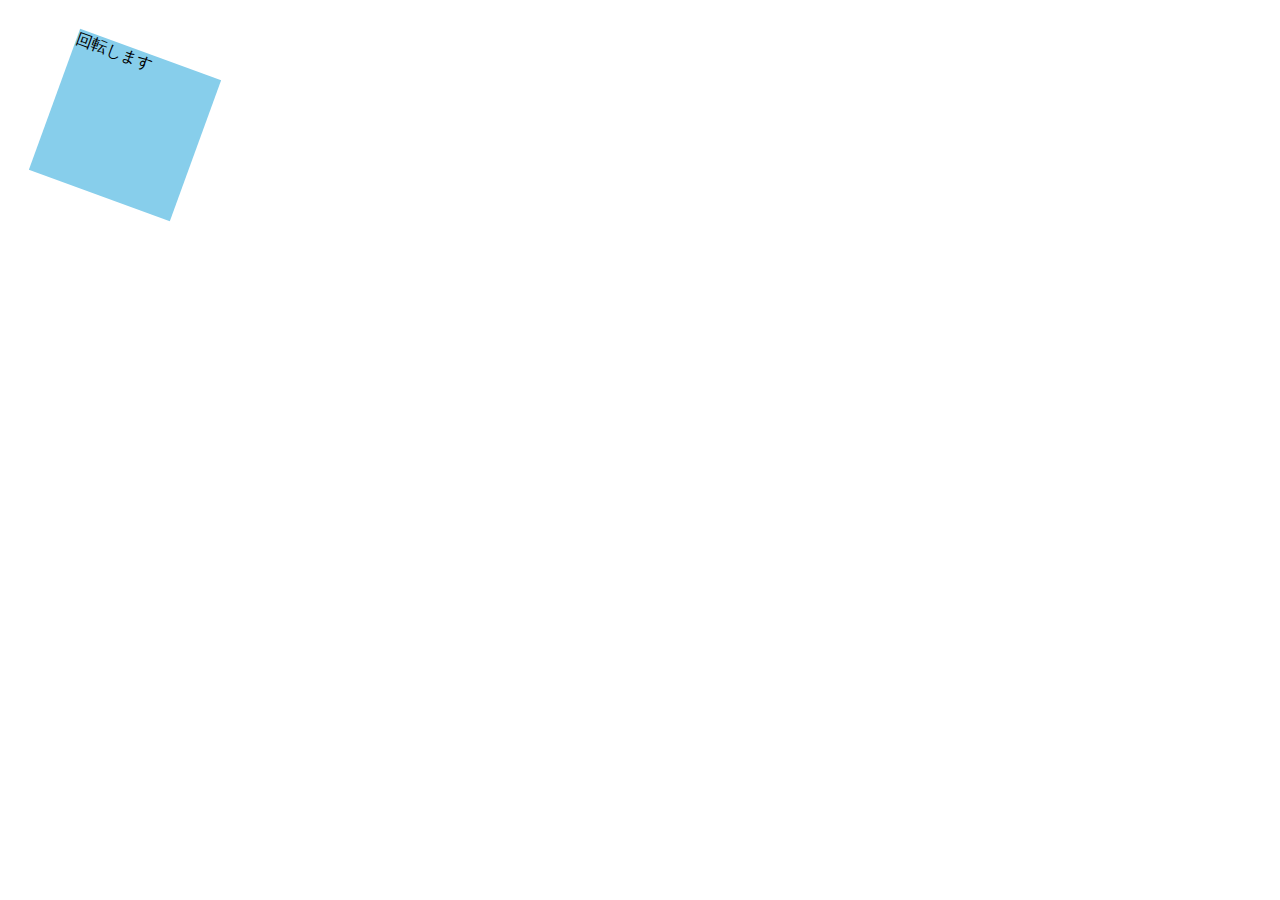
<file: kadai_mdn_css/mdn.html>
<!DOCTYPE html>
<html>

<head>
    <style>
        
        div {
            position: absolute;
            left: 50px;
            top: 50px;
            width: 150px;
            height: 150px;
            background-color: skyblue;
            transform: rotate(20deg);
        }
    </style>
</head>

<body>
    <div>
        回転します
    </div>

</body>

</html>
</file>
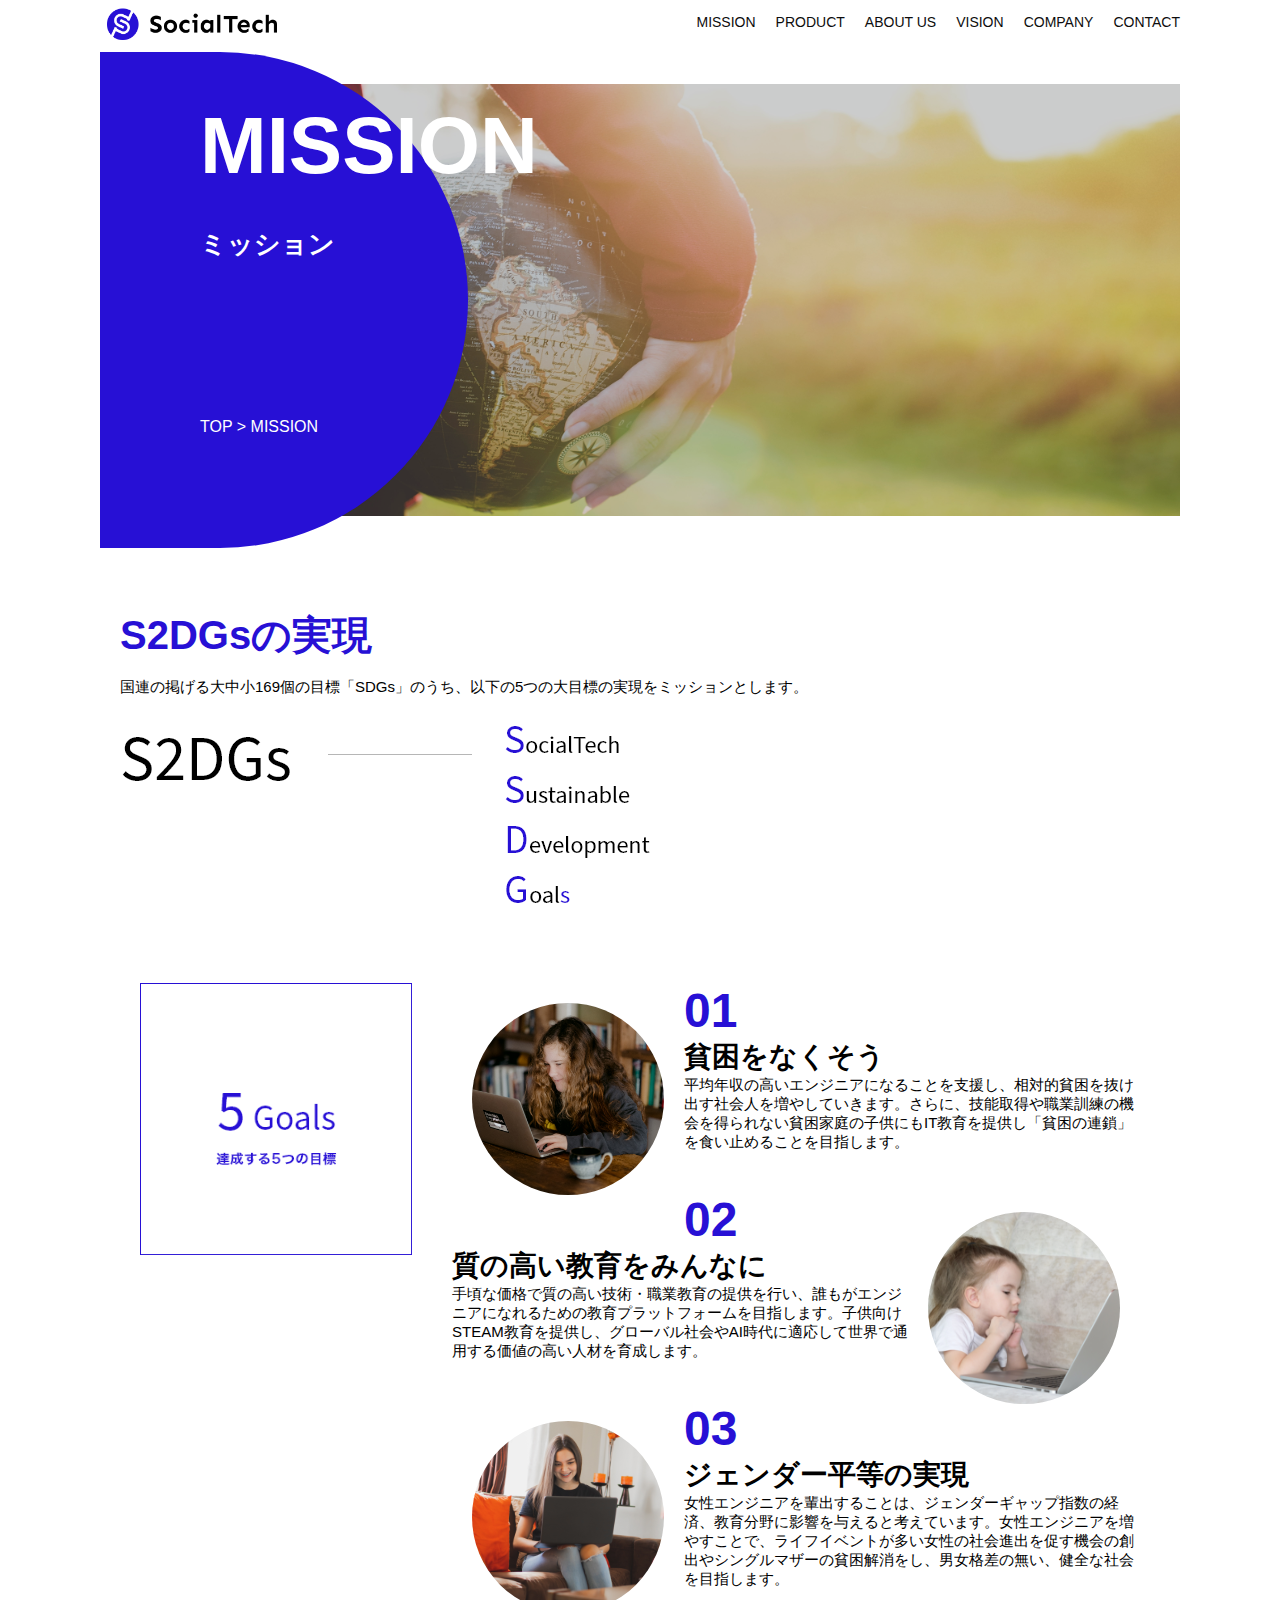
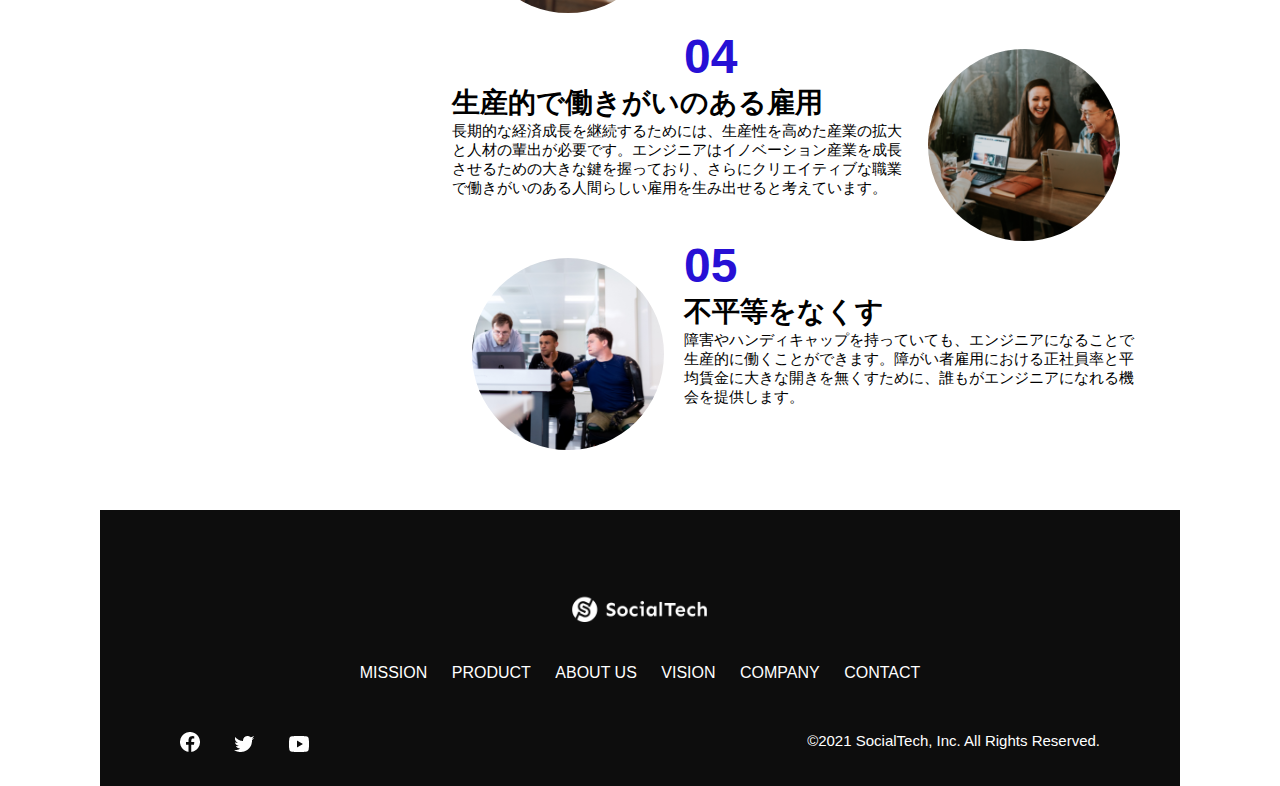
<file: socialtech/mission.html>
<!DOCTYPE html>
<html>
  <head>
    <title>SocialTech - MISSION ミッション -</title>
    <meta charset="utf-8">
    <meta name="description" content="SocialTechが目指す5つの目標（S2DGs）を紹介します">
    <meta name="viewport" content="width=device-width, initial-scale=1.0">
    <link rel="stylesheet" href="style.css">
  </head>

  <body>
    <!-- ヘッダー -->
    <header>
      <!-- ロゴ -->
      <a href="index.html" id="logo">
        <img src="images/logo.png" alt="トップページに戻る">
      </a>

      <!-- PC用ナビゲーション -->
      <nav id="nav-pc">
        <ul>
          <li><a href="mission.html">MISSION</a></li>
          <li><a href="product.html">PRODUCT</a></li>
          <li><a href="index.html#aboutus">ABOUT US</a></li>
          <li><a href="index.html#vision">VISION</a></li>
          <li><a href="index.html#company">COMPANY</a></li>
          <li><a href="index.html#contact">CONTACT</a></li>
        </ul>
      </nav>

      <!-- スマホ用メニューボタン -->
      <button id="menu-sp" onclick="document.getElementById('nav-sp').style.display = 'block'">
        <img src="images/button-menu.png" alt="ナビゲーションを開く">
      </button>

      <!-- スマホ用ナビゲーション -->
      <div id="nav-sp">
        <button id="close" onclick="document.getElementById('nav-sp').style.display = 'none'">
          <img src="images/button-close.png" alt="ナビゲーションを閉じる">
        </button>

        <nav>
          <ul>
            <li>
              <a id="logo-sp" href="index.html" onclick="document.getElementById('nav-sp').style.display = 'none'"><img src="images/logo-sp.png" alt="トップページに戻る"></a>
            </li>
            <li><a class="menu" href="mission.html" onclick="document.getElementById('nav-sp').style.display = 'none'">MISSION</a></li>
            <li><a class="menu" href="product.html" onclick="document.getElementById('nav-sp').style.display = 'none'">PRODUCT</a></li>
            <li><a class="menu" href="index.html#aboutus" onclick="document.getElementById('nav-sp').style.display = 'none'">ABOUT US</a></li>
            <li><a class="menu" href="index.html#vision" onclick="document.getElementById('nav-sp').style.display = 'none'">VISION</a></li>
            <li><a class="menu" href="index.html#company" onclick="document.getElementById('nav-sp').style.display = 'none'">COMPANY</a></li>
            <li><a class="menu" href="index.html#contact" onclick="document.getElementById('nav-sp').style.display = 'none'">CONTACT</a></li>
          </ul>
        </nav>
        <div id="sns">
          <a href="https://www.facebook.com/sejuku2013">
            <img src="images/button-facebook.png" alt="Facebookのリンク">
          </a>
          <a href="https://twitter.com/samuraijuku">
            <img src="images/button-twitter.png" alt="Twitterのリンク">
          </a>
          <a href="https://www.youtube.com/channel/UCCFOQO5aDK0xXam4cUQXT8g">
            <img src="images/button-youtube.png" alt="YouTubeのリンク">
          </a>
        </div>
      </div>
    </header>

    <main>
      <article>
         <section id="mission-main">
           <div class="mission-main-inner">
             <div id="mission-title">
               <h1>MISSION<br><span>ミッション</span></h1>
               <p>TOP > MISSION</p>
             </div>
           </div>
         </section>

          <section id="mission-s2dgs">
            <h2 class="mission-h2">S2DGsの実現</h2>
            <p>国連の掲げる大中小169個の目標「SDGs」のうち、以下の5つの大目標の実現をミッションとします。</p>
            <img src="images/mission/mission-s2dgs.png" alt="S2DGs">
          </section>

           <section id="mission-five-goals">
           <div class="five-goals-image">
             <img src="images/mission/mission-5goals.png" alt="5Goals">
           </div>
           <div class="five-goals-read">
             <div>
               <img class="fivegoals-image-left" src="images/mission/mission-5goals01.png" alt="PCを操作する女の子">
               <span class="fivegoals-number">01</span>
               <h3 class="fivegoals-h3">貧困をなくそう</h3>
               <p class="fivegoals-p">平均年収の高いエンジニアになることを支援し、相対的貧困を抜け出す社会人を増やしていきます。さらに、技能取得や職業訓練の機会を得られない貧困家庭の子供にもIT教育を提供し「貧困の連鎖」を食い止めることを目指します。</p>
             </div>
             <div>
               <img class="fivegoals-image-right" src="images/mission/mission-5goals02.png" alt="PCを見つめる小さい女の子">
               <span class="fivegoals-number">02</span>
               <h3 class="fivegoals-h3">質の高い教育をみんなに</h3>
               <p class="fivegoals-p">手頃な価格で質の高い技術・職業教育の提供を行い、誰もがエンジニアになれるための教育プラットフォームを目指します。子供向けSTEAM教育を提供し、グローバル社会やAI時代に適応して世界で通用する価値の高い人材を育成します。</p>
             </div>
             <div>
               <img class="fivegoals-image-left" src="images/mission/mission-5goals03.png" alt="PCを操作する女性">
               <span class="fivegoals-number">03</span>
               <h3 class="fivegoals-h3">ジェンダー平等の実現</h3>
               <p class="fivegoals-p">女性エンジニアを輩出することは、ジェンダーギャップ指数の経済、教育分野に影響を与えると考えています。女性エンジニアを増やすことで、ライフイベントが多い女性の社会進出を促す機会の創出やシングルマザーの貧困解消をし、男女格差の無い、健全な社会を目指します。</p>
             </div>
             <div>
               <img class="fivegoals-image-right" src="images/mission/mission-5goals04.png" alt="笑顔で話し合う3人の男女">
               <span class="fivegoals-number">04</span>
               <h3 class="fivegoals-h3">生産的で働きがいのある雇用</h3>
               <p class="fivegoals-p">長期的な経済成長を継続するためには、生産性を高めた産業の拡大と人材の輩出が必要です。エンジニアはイノベーション産業を成長させるための大きな鍵を握っており、さらにクリエイティブな職業で働きがいのある人間らしい雇用を生み出せると考えています。</p>
             </div>
             <div>
               <img class="fivegoals-image-left" src="images/mission/mission-5goals05.png" alt="障害を持つ男性が生き生きと働く様子">
               <span class="fivegoals-number">05</span>
               <h3 class="fivegoals-h3">不平等をなくす</h3>
               <p class="fivegoals-p">障害やハンディキャップを持っていても、エンジニアになることで生産的に働くことができます。障がい者雇用における正社員率と平均賃金に大きな開きを無くすために、誰もがエンジニアになれる機会を提供します。</p>
             </div>
           </div>
         </section>

      </article>
    </main>

    <footer>
      <div id="footer-logo">
        <img src="images/logo-sp.png" alt="SocialTech">
      </div>
      <div id="footer-link">
        <a href="mission.html">MISSION</a>
        <a href="product.html">PRODUCT</a>
        <a href="index.html#aboutus">ABOUT US</a>
        <a href="index.html#vision">VISION</a>
        <a href="index.html#company">COMPANY</a>
        <a href="index.html#contact">CONTACT</a>
      </div>
      <div id="sns-footer">
        <div class="sns-btns">
          <a href="https://www.facebook.com/sejuku2013"><img src="images/button-facebook.png" alt="Facebookのリンク"></a>
          <a href="https://twitter.com/samuraijuku"><img src="images/button-twitter.png" alt="Twitterのリンク"></a>
          <a href="https://www.youtube.com/channel/UCCFOQO5aDK0xXam4cUQXT8g"><img src="images/button-youtube.png" alt="YouTubeのリンク"></a>
        </div>
        <p id="copyright">&copy;2021 SocialTech, Inc. All Rights Reserved.</p>
      </div>
    </footer>

  </body>
</html>
</file>
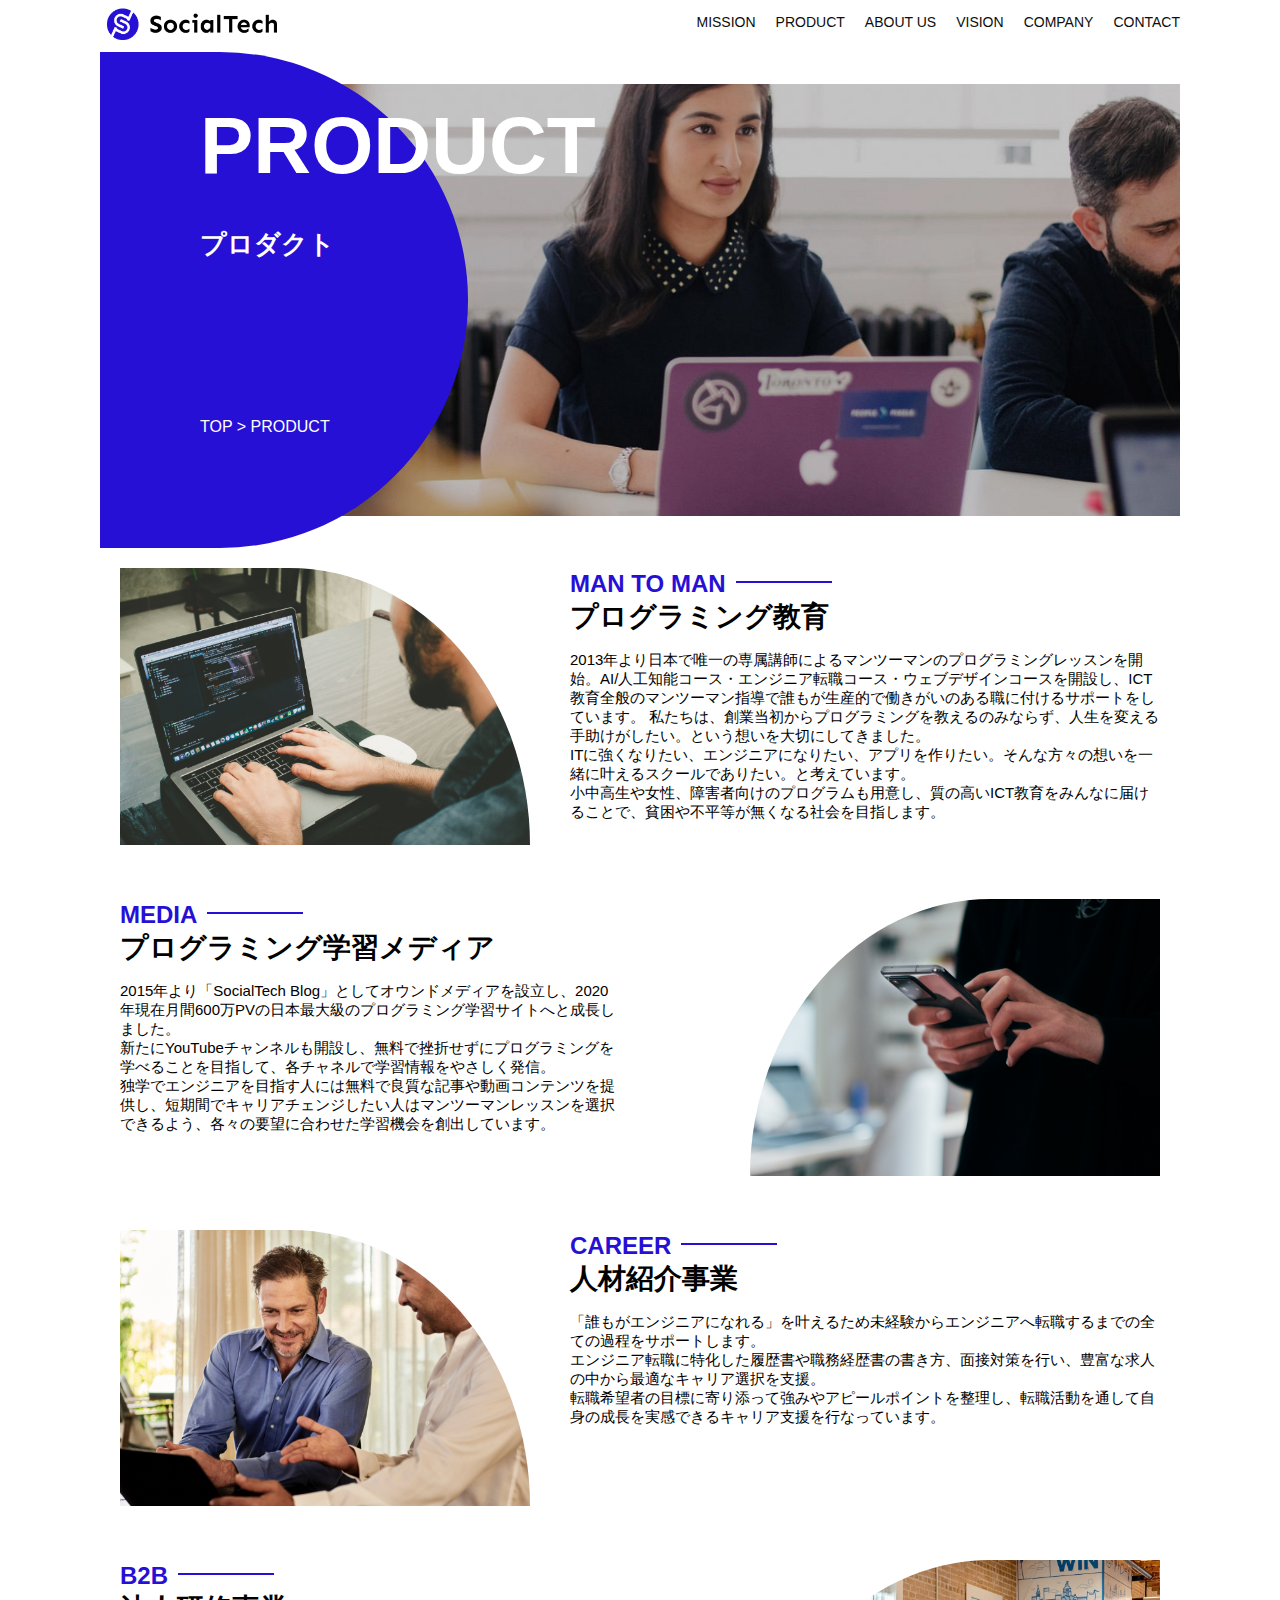
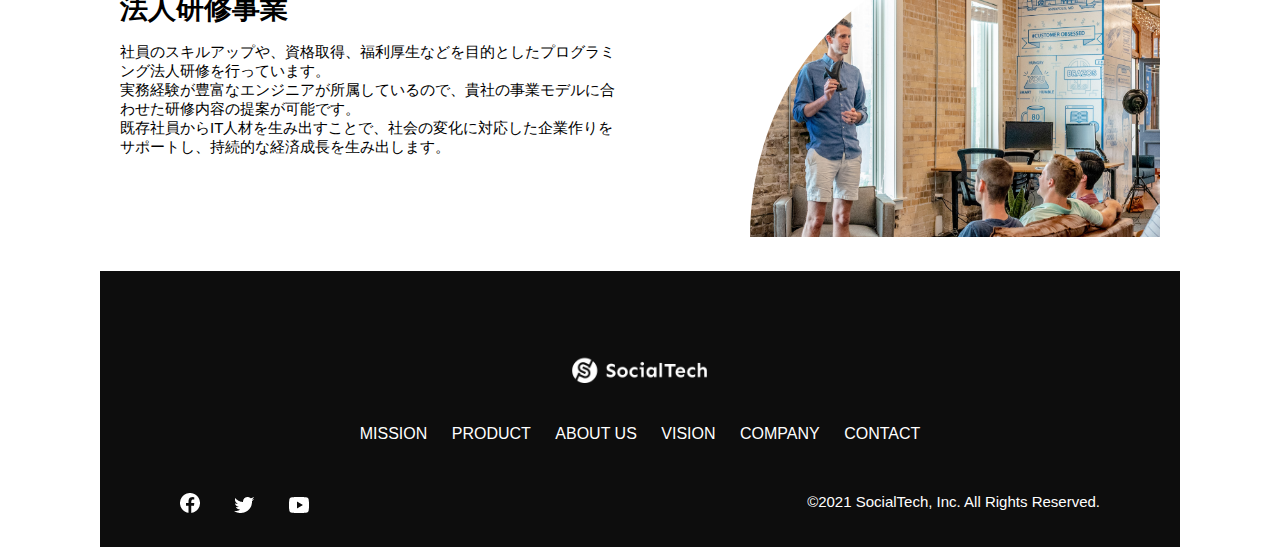
<file: socialtech/product.html>
<!DOCTYPE html>
<html>
  <head>
     <title>SocialTech -PRODUCT プロダクト-</title>
    <meta charset="utf-8">
    <meta name="description" content="SocialTechの4つのプロダクトを紹介します">
    <meta name="viewport" content="width=device-width, initial-scale=1.0">
    <link rel="stylesheet" href="style.css">
  </head>

  <body>
    <!-- ヘッダー -->
    <header>
      <!-- ロゴ -->
      <a href="index.html" id="logo">
        <img src="images/logo.png" alt="トップページに戻る">
      </a>

      <!-- PC用ナビゲーション -->
      <nav id="nav-pc">
        <ul>
          <li><a href="mission.html">MISSION</a></li>
          <li><a href="product.html">PRODUCT</a></li>
          <li><a href="index.html#aboutus">ABOUT US</a></li>
          <li><a href="index.html#vision">VISION</a></li>
          <li><a href="index.html#company">COMPANY</a></li>
          <li><a href="index.html#contact">CONTACT</a></li>
        </ul>
      </nav>

      <!-- スマホ用メニューボタン -->
      <button id="menu-sp" onclick="document.getElementById('nav-sp').style.display = 'block'">
        <img src="images/button-menu.png" alt="ナビゲーションを開く">
      </button>

      <!-- スマホ用ナビゲーション -->
      <div id="nav-sp">
        <button id="close" onclick="document.getElementById('nav-sp').style.display = 'none'">
          <img src="images/button-close.png" alt="ナビゲーションを閉じる">
        </button>

        <nav>
          <ul>
            <li>
              <a id="logo-sp" href="index.html" onclick="document.getElementById('nav-sp').style.display = 'none'"><img src="images/logo-sp.png" alt="トップページに戻る"></a>
            </li>
            <li><a class="menu" href="mission.html" onclick="document.getElementById('nav-sp').style.display = 'none'">MISSION</a></li>
            <li><a class="menu" href="product.html" onclick="document.getElementById('nav-sp').style.display = 'none'">PRODUCT</a></li>
            <li><a class="menu" href="index.html#aboutus" onclick="document.getElementById('nav-sp').style.display = 'none'">ABOUT US</a></li>
            <li><a class="menu" href="index.html#vision" onclick="document.getElementById('nav-sp').style.display = 'none'">VISION</a></li>
            <li><a class="menu" href="index.html#company" onclick="document.getElementById('nav-sp').style.display = 'none'">COMPANY</a></li>
            <li><a class="menu" href="index.html#contact" onclick="document.getElementById('nav-sp').style.display = 'none'">CONTACT</a></li>
          </ul>
        </nav>
        <div id="sns">
          <a href="https://www.facebook.com/sejuku2013">
            <img src="images/button-facebook.png" alt="Facebookのリンク">
          </a>
          <a href="https://twitter.com/samuraijuku">
            <img src="images/button-twitter.png" alt="Twitterのリンク">
          </a>
          <a href="https://www.youtube.com/channel/UCCFOQO5aDK0xXam4cUQXT8g">
            <img src="images/button-youtube.png" alt="YouTubeのリンク">
          </a>
        </div>
      </div>
    </header>

    <main>
      <article>
          <section id="product-main">
           <div class="product-main-inner">
             <div id="product-title">
               <h1>PRODUCT<br><span>プロダクト</span></h1>
               <p>TOP > PRODUCT</p>
             </div>
           </div>
         </section>

           <section class="product-section product-section-left">
           <div class="product-section-img">
             <img src="images/product/product-mantoman.png" alt="PCでコードを書く男性">
           </div>
           <div class="product-read">
             <h2 class="product-h2">MAN TO MAN</h2>
             <h3 class="product-h3">プログラミング教育</h3>
             <p>
               2013年より日本で唯一の専属講師によるマンツーマンのプログラミングレッスンを開始。AI/人工知能コース・エンジニア転職コース・ウェブデザインコースを開設し、ICT教育全般のマンツーマン指導で誰もが生産的で働きがいのある職に付けるサポートをしています。 私たちは、創業当初からプログラミングを教えるのみならず、人生を変える手助けがしたい。という想いを大切にしてきました。<br>ITに強くなりたい、エンジニアになりたい、アプリを作りたい。そんな方々の想いを一緒に叶えるスクールでありたい。と考えています。<br>小中高生や女性、障害者向けのプログラムも用意し、質の高いICT教育をみんなに届けることで、貧困や不平等が無くなる社会を目指します。
             </p>
           </div>
         </section>
 
         <section class="product-section product-section-right">
           <div class="product-read">
             <h2 class="product-h2">MEDIA</h2>
             <h3 class="product-h3">プログラミング学習メディア</h3>
             <p>2015年より「SocialTech Blog」としてオウンドメディアを設立し、2020年現在月間600万PVの日本最大級のプログラミング学習サイトへと成長しました。<br>新たにYouTubeチャンネルも開設し、無料で挫折せずにプログラミングを学べることを目指して、各チャネルで学習情報をやさしく発信。<br>独学でエンジニアを目指す人には無料で良質な記事や動画コンテンツを提供し、短期間でキャリアチェンジしたい人はマンツーマンレッスンを選択できるよう、各々の要望に合わせた学習機会を創出しています。</p>
           </div>
           <div class="product-section-img">
             <img src="images/product/product-media.png" alt="スマートフォンを操作する人">
           </div>
         </section>
 
         <section class="product-section product-section-left">
           <div class="product-section-img">
             <img src="images/product/product-career.png" alt="笑顔で話し合う2人の男性">
           </div>
           <div class="product-read">
             <h2 class="product-h2">CAREER</h2>
             <h3 class="product-h3">人材紹介事業</h3>
             <p>「誰もがエンジニアになれる」を叶えるため未経験からエンジニアへ転職するまでの全ての過程をサポートします。<br>エンジニア転職に特化した履歴書や職務経歴書の書き方、面接対策を行い、豊富な求人の中から最適なキャリア選択を支援。<br>転職希望者の目標に寄り添って強みやアピールポイントを整理し、転職活動を通して自身の成長を実感できるキャリア支援を行なっています。<br></p>
           </div>
         </section>
 
         <section class="product-section product-section-right">
           <div class="product-read">
             <h2 class="product-h2">B2B</h2>
             <h3 class="product-h3">法人研修事業</h3>
             <p>社員のスキルアップや、資格取得、福利厚生などを目的としたプログラミング法人研修を行っています。<br>実務経験が豊富なエンジニアが所属しているので、貴社の事業モデルに合わせた研修内容の提案が可能です。<br>既存社員からIT人材を生み出すことで、社会の変化に対応した企業作りをサポートし、持続的な経済成長を生み出します。</p>
           </div>
           <div class="product-section-img">
             <img src="images/product/product-b2b.png" alt="講演中の男性とそれを聴く人々">
           </div>
         </section>

      </article>
    </main>

    <footer>
      <div id="footer-logo">
        <img src="images/logo-sp.png" alt="SocialTech">
      </div>
      <div id="footer-link">
        <a href="mission.html">MISSION</a>
        <a href="product.html">PRODUCT</a>
        <a href="index.html#aboutus">ABOUT US</a>
        <a href="index.html#vision">VISION</a>
        <a href="index.html#company">COMPANY</a>
        <a href="index.html#contact">CONTACT</a>
      </div>
      <div id="sns-footer">
        <div class="sns-btns">
          <a href="https://www.facebook.com/sejuku2013"><img src="images/button-facebook.png" alt="Facebookのリンク"></a>
          <a href="https://twitter.com/samuraijuku"><img src="images/button-twitter.png" alt="Twitterのリンク"></a>
          <a href="https://www.youtube.com/channel/UCCFOQO5aDK0xXam4cUQXT8g"><img src="images/button-youtube.png" alt="YouTubeのリンク"></a>
        </div>
        <p id="copyright">&copy;2021 SocialTech, Inc. All Rights Reserved.</p>
      </div>
    </footer>
    
  </body>
</html>
</file>
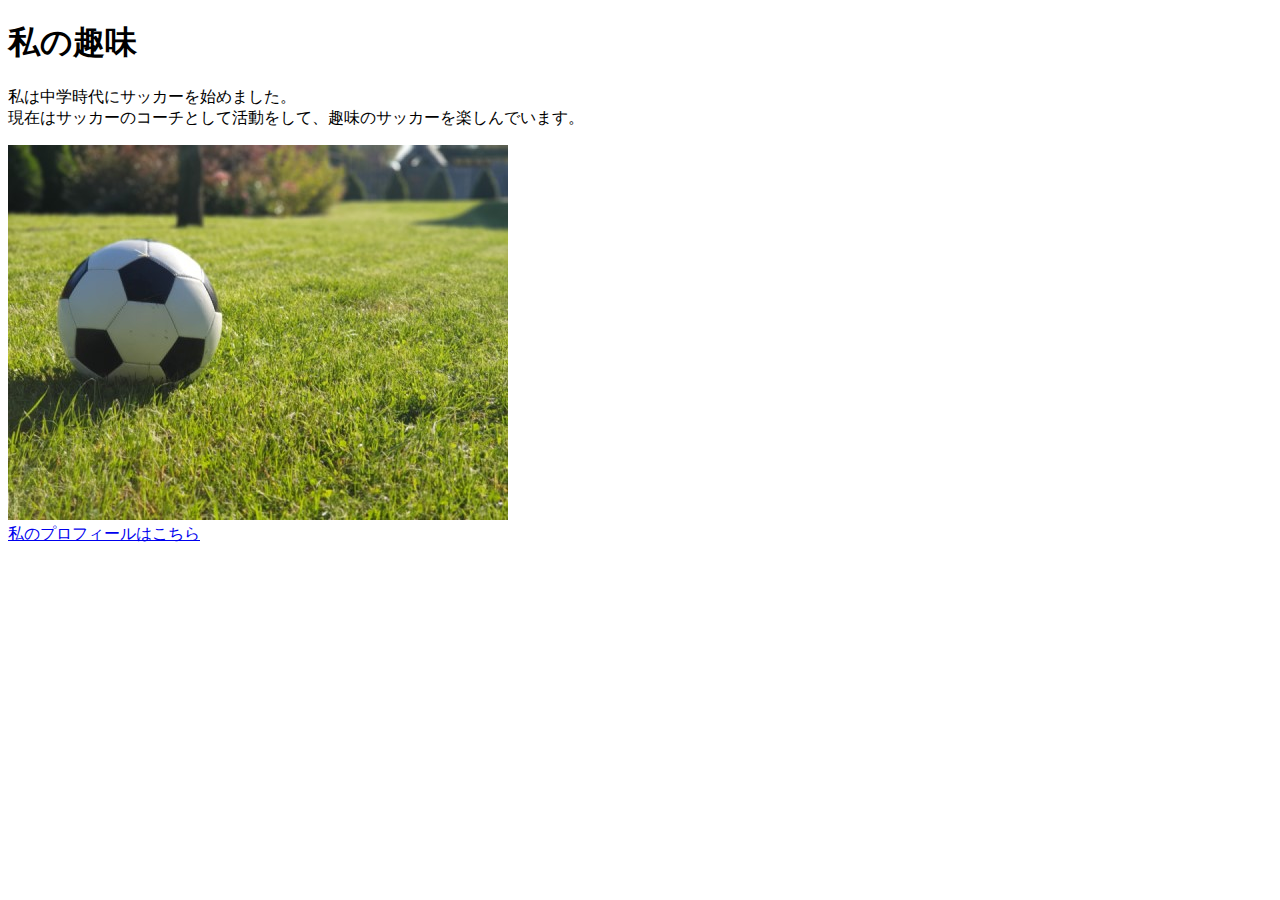
<file: kadai_005/html/kadai_005.html>
<!DOCTYPE html>
<html>
<head>
  <title>5章課題</title>
  <meta name="description" content="このページは5章の課題です。">
  <meta charset="UTF-8">
</head>
<body>
  <h1>私の趣味</h1>
  <p>私は中学時代にサッカーを始めました。<br>
    現在はサッカーのコーチとして活動をして、趣味のサッカーを楽しんでいます。
  </p>
  <img src="../images/sample.jpg"alt="サンプル">
  <a href="https://x.com/samuraijuku">
    <br>
    私のプロフィールはこちら</a>
</body>
</html>
</file>
<file: kadai_013/style.css>
/* PC、スマホ共通スタイル */
body {
  font-family: "Source Sans Pro", "Hiragino Kaku Gothic ProN", Meiryo, Arial,
    sans-serif;
}

p {
  font-size: 15px;
}

#main-visual>img {
  width: 100%;
}

/*================
PC用のスタイル 
=================*/
@media screen and (min-width: 768px) {
  /* 横幅設定 */
  body {
    max-width: 1080px;
    min-width: 960px;
    margin: 0 auto 0 auto;
  }

  /* ヘッダー */
  header {
    display: flex;
    justify-content: space-between;
  }

  /* ナビゲーションのレイアウト */
  #nav-pc {
    text-align:  right;
    font-size: 14px;
    padding-top: 15px;
  }

  /* ナビゲーションのリンクの装飾設定 */
  #nav-pc>a {
    text-decoration: none;
    margin-left: 20px;
  }

  #nav-pc>a:link {
    color: #0d0d0d;
  }

  #nav-pc>a:visited {
    color: #0d0d0d;
  }

  #nav-pc>a:hover {
    color: #0d0d0d;
    text-decoration: underline;
  }

  #nav-pc>a:active {
    color: #0d0d0d;
  }
}

 


/* 画面幅が767px以下のとき */
@media only screen and (max-width: 767px) {
  /* body要素のスタイル */
  body {
    min-width: 375px;
    margin: 0;
  }
  /* PC用ナビゲーション非表示 */
  #nav-pc {
    display: none;
}

 /* ハンバーガーメニュー */
   #menu-sp {
     float: right;
     padding: 0;
   }

    /* スマホ用ナビゲーションの表示切替*/
   /* 初期状態、レイアウトと非表示設定 */
   #nav-sp {
     background-color: #ce933e;
     position: absolute;
     left: 0;
     top: 0;
     height: 100%;
     width: 100%;
     display: none;
     z-index: 100;
   }
   }

 #nav-sp ul {
  padding-left: 0;
}  

 #nav-sp li {
  list-style: none;
 }

 #close {
  position:absolute;
  top: 20px;
  right:20px;
 }

 #logo-sp {
  margin: 80px 0 30px 20px;
 }

 #nav-sp a {
  display: block;
 }

 #nav-sp a:link {
  color:#ffffff;
 }

 #nav-sp a:visited {
  color: #ffffff;
 }

 #nav-sp a:hover {
  color: #ffffff;
  text-decoration: underline;
 }

 #nav-sp a:active {
  color: #ffffff;
 }

 #nav-sp .menu {
  text-decoration: none;
  display: block;
  margin-left: 20px;
  margin-right: 20px;
  height:44px;
  font-size:16px;
  background-image: url("images/arrow.png");
  background-repeat: no-repeat;
  background-position: right top;
 }

 /* PCの画面幅の場合にSPのナビゲーションを非表示にする */
@media only screen and (min-width: 768px) {
  #menu-sp {
    display: none;
  }
  #nav-sp {
    display: none;
  }
}
</file>
<file: socialtech/style.css>
* {
  box-sizing: border-box;
}

p {
  font-size: 15px;
}

body {
 max-width: 1080px;
 margin: 0 auto 0 auto;
  font-family: "Source Sans Pro", "Hiragino Kaku Gothic ProN", Meiryo, Arial, sans-serif;
}

/* ヘッダー */
 header {
   display: flex;
   justify-content: space-between;
 }

 /* ナビゲーションのレイアウト */
 #nav-pc {
   font-size: 14px;
 }
 
 #nav-pc ul {
   display: flex;
   padding-left: 0;
 }
 
 #nav-pc li {
   list-style: none;
 }
 
 /* ナビゲーションのリンクの装飾設定 */
 #nav-pc a {
   text-decoration: none;
   margin-left: 20px;
   color: #0d0d0d;
 }
 
 #nav-pc a:hover {
   text-decoration: underline;
 }

  /* スマホ用ナビを非表示 */
  #nav-sp,
  #menu-sp {
    display: none;
  }

 /* メインビジュアル*/
 #main-visual {
   position: relative;
   height: 400px;
 }
 #main-message {
   position: absolute;
   top: 0;
   left: 0;
   background-color: #2710d5;
   color: #ffffff;
   border-radius: 0 0 476px 0;
   max-width: 620px;
   height: 100%;
   width: 100%;
   z-index: 11;
 }

  #main-message h1 {
   font-size: 60px;
   margin: 100px 0 0 50px;
 }
 #main-message > p { 
   font-size: 28px;
   margin: 0 0 0 50px;
 }

 #main-visual > img {
   max-width: 620px;
   border-radius: 476px 0 0 0;
   position: absolute;
   top: 0;
   right: 0;
   z-index: 10;
 }
 
 /* 見出し */
 h2 {
   margin: 40px 0 0 0;
 }
 
 h2::after {
   content: url("images/line.png");
   margin-left: 10px;
 }
 
 h3 {
   font-size: 27px;
 }

 /* ミッション */
 #mission {
   margin: 80px auto 80px auto;
 }
 
 #mission-flex {
   display: flex;
 }

 #mission-flex > div {
   width: 50%;
   margin: 20px;
 }
 
 #mission-photo {
   width: 100%;
 }
 
 #s2dgs {
   margin-top: 50px;
   width: 100%;
 }

 /* プロダクト */
 #product {
   background-color: #fafafa;
   margin: 80px 0 80px 0;
   padding: 10px 40px 0px 40px;
 }
 
 /* 外枠 */
 #product .product-flex {
   margin-top: 40px;
   display: flex;
 }
 
 /* 左のカラム */
 #product-left {
   width: 50%;
   margin-right: 20px;
 }
 
 /* 右のカラム */
 #product-right {
   width: 50%;
   margin-left: 20px;
   margin-top: 80px;
 }
 
 /* 画像＋説明の枠 */
 #product-left > div {
   position: relative;
   height: 480px;
   margin-right: 20px;
 }
 #product-right > div {
   position: relative;
   height: 480px;
   margin-left: 20px;
 }

 /* 画像 */
 .product-photo {
   width: 100%;
 }

 /* 説明文の枠 */
 .product-explain {
   background-color: #ffffff;
   position: absolute;
   left: 0;
   bottom: 50px;
   margin: 0 40px 0 40px;
   padding: 20px;
   box-shadow: 5px 5px 10px rgba(0, 0, 0, 0.05);
 }
 
 /* 説明文の英語 */
 .product-explain > span {
   color: #2710d5;
   font-weight: bold;
   font-size: 16px;
   margin: 0;
 }
 
 /* 説明文の見出し */
 .product-explain > h3 {
   margin: 5px 0 5px 0;
 }
 
 /* 説明文 */
 .product-explain > p {
   font-size: 14px;
   margin: 0;
 }
 
 /* もっと見るボタン */
 #product-more {
   text-align: center;
 }
 
 #product-more a {
   position: relative;
   bottom: -42px;
 }

 /* ABOUT US */
 #aboutus {
   margin: 80px auto 80px auto;
 }
 
 /* 3つの組織文化と画像を入れる枠 */
 #aboutus > div {
   display: flex;
 }

 /* 画像 */
 .culture-img {
   width: 50%;
   align-self: flex-start;
 }
 
 .culture-img2 {
   margin-top: 50px;
   width: 100%;
 }

 /* 3つの組織文化の表 */
 .culture-table {
   margin-right: 50px;
 }

 /* 番号 */
 .culture-num {
   font-size: 80px;
   color: #2710d5;
   padding: 0 20px 0 0;
 }

 /* 見出し */
 .culture-table th {
   text-align: left;
   font-size: 28px;
   font-weight: bold;
 }

 /* 組織文化英語 */
 .culture-en {
   color: #2710d5;
   font-size: 24px;
 }

 /* 説明文 */
 .culture-description {
   margin: 0;
 }

 /* ビジョン */
 #vision {
   margin: 80px auto 80px auto;
 }
 
 /* セクション内の外枠*/
 #vision > div {
   display: flex;
   justify-content: space-between;
   flex-wrap: wrap;
 }
 
 /*7つの行動指針の枠*/
 .vision-box {
   width: 300px;
   height: 300px;
   margin-bottom: 30px;
   position: relative;
 }

 .vision-box > img {
   width: 100%;
   position: relative;
   z-index: 30;
 }
 
 .vision-box > div {
   position: absolute;
   top: 0;
   left: 0;
   z-index: 31;
   margin-right: 20px;
 }
 
 .vision-box > div > h4 {
   color: #2710d5;
   font-size: 19px;
   margin: 80px 0 0 0;
 }
 
 .vision-box > div > h4::first-letter {
   font-size: 40px;
 }
 
 .vision-box > div > h5 {
   font-size: 20px;
   margin: 0 0 0 0;
 }
 
 .vision-box > div > p {
   margin: 10px 0 0 0;
 }

  /* 会社概要 */
 #company {
   margin: 80px auto 80px auto;
 }

 #company-table {
   width: 100%;
 }
 
 .tableheader {
   text-align: left;
   padding: 20px;
   border-bottom-color: #2710d5;
   border-bottom-width: 1px;
   border-bottom-style: solid;
   width: 100px;
 }
 
 .tableheader-first {
   border-top-color: #2710d5;
   border-top-width: 1px;
   border-top-style: solid;
 }
 
 .cell {
   padding: 30px;
   border-bottom-color: #ececec;
   border-bottom-width: 1px;
   border-bottom-style: solid;
 }
 
 .cell-first {
   border-top-color: #ececec;
   border-top-width: 1px;
   border-top-style: solid;
 }

 #company > iframe {
   width: 100%;
   height: 368px;
   margin-top: 40px;
 }

 /* お問い合わせ */
 #contact {
   margin: 80px auto 80px auto;
 }
 
 /* 外枠 */
 #contact > form > div {
   display: flex;
   flex-direction: row;
   flex-wrap: wrap;
   padding-bottom: 30px;
 }

  /* 左列の見出し */
 .contact-heading {
   width: 240px;
   align-self: center;
 }
 /* 見出しのラベル */
 .contact-label {
   font-weight: bold;
 }
 /* 必須 */
 .contact-span {
   color: #ce2222;
   margin: 0 0 0 20px;
   font-weight: bold;
 }

 /* テキストボックス */
 .contact-textbox {
   border-top: 0px;
   border-left: 0px;
   border-right: 0px;
   border-bottom-width: 1px;
   border-bottom-color: #707070;
   border-style: solid;
   background-color: #fafafa;
   width: 400px;
   height: 56px;
 }
 
 /* お問い合わせ内容のテキストエリア */
 .contact-textarea {
   border-top: 0px;
   border-left: 0px;
   border-right: 0px;
   border-bottom-width: 1px;
   border-bottom-color: #707070;
   background-color: #fafafa;
   width: 400px;
   height: 200px;
}

 /* 個人情報の取り扱い */
 #contact dt {
   font-weight: bold;
 }
 
 #contact dd {
   margin: 0 0 16px 0;
 }
 
 #contact dd p {
   margin: 0;
 }
 
 #contact dd ul {
   padding-left: 0;
 }
 
 #contact dd li {
   margin-bottom: 0;
   list-style: none;
 }

  /* フッター */
 footer {
   background-color: #0d0d0d;
   text-align: center;
   padding: 80px 80px 30px 80px;
 }
 
 #footer-logo {
   margin-bottom: 30px;
 }

  #footer-link {
   margin-bottom: 50px;
 }
 
 #footer-link > a {
   text-decoration: none;
   margin: 10px;
   color: #ffffff;
 }
 
 #footer-link > a:hover {
   text-decoration: underline;
 }

  #sns-footer {
   display: flex;
   justify-content: space-between;
   text-align: left;
 }
 
 #sns-footer a {
   margin-right: 30px;
 }
 
 #copyright {
   color: #ffffff;
   margin: 0;
 }

  /* mission.html用スタイル */
 /* ミッションのメインビジュアル */
 .mission-main-inner {
   background-image: url("images/mission/mission-main.png");
   background-repeat: no-repeat;
   background-position-y: center;
 }
 
 #mission-title {
   background-color: #2710d5;
   width: 368px;
   color: #ffffff;
   height: 496px;
   border-radius: 0 248px 248px 0;
   position: relative;
 }
 
 #mission-title h1 {
   position: absolute;
   top: 0;
   left: 100px;
   font-size: 80px;
   line-height: 1;
 }
 
 #mission-title h1 span {
   font-size: 26px;
 }
 
 #mission-title > p {
   position: absolute;
   top: 350px;
   left: 100px;
   font-size: 16px;
 }

  /* ミッションページ　S2DGSの設定 */
 #mission-s2dgs {
   padding: 20px;
 }
 
 .mission-h2 {
   color: #2710d5;
   font-size: 40px;
 }
 
 .mission-h2::after {
   content: none;
 }

 /* ミッションページ　5つのゴールの設定 */
 #mission-five-goals {
   padding: 20px;
   display: flex;
 }
 
 #mission-five-goals .five-goals-image {
   width: 30%;
   padding: 20px;
 }
 
 #mission-five-goals .five-goals-image img {
   width: 100%;
 }
 
 #mission-five-goals .five-goals-read {
   width: 70%;
   padding: 20px;
 }
 
 #mission-five-goals .five-goals-read > div {
   margin-bottom: 40px;
 }
 
 .fivegoals-image-right {
   float: right;
   margin: 20px;
 }
 
 .fivegoals-image-left {
   float: left;
   margin: 20px;
 }
 
 .fivegoals-number {
   color: #2710d5;
   font-size: 48px;
   font-weight: bold;
   margin: 0;
 }
 
 .fivegoals-h3 {
   font-size: 28px;
   margin: 0;
 }
 
 .fivegoals-p {
   margin: 0;
 }

  /* プロダクトページ */
 .product-main-inner {
   background-image: url("images/product/product-main.png");
   background-repeat: no-repeat;
   background-position-y: center;
 }
 
 #product-title {
   background-color: #2710d5;
   width: 368px;
   color: #ffffff;
   height: 496px;
   border-radius: 0 248px 248px 0;
   position: relative;
 }
 
 #product-title h1 {
   position: absolute;
   top: 0;
   left: 100px;
   font-size: 80px;
   line-height: 1;
 }
 
 #product-title h1 span {
   font-size: 26px;
 }
 
 #product-title > p {
   position: absolute;
   top: 350px;
   left: 100px;
   font-size: 16px;
 }

  /* セクション */
 .product-section {
   display: flex;
   padding: 20px 20px 0;
 }
 
 .product-section .product-section-img {
   width: 450px;
 }
 
 /* 左が画像のセクション*/
 .product-section-left .product-section-img img {
   width: 100%;
   padding: 0 40px 30px 0;
   border-radius: 0 432px 0 0;
 }
 
 .product-section-left .product-read {
   width: 50%;
   flex-grow: 1;
 }
 
 .product-section-left .product-read p {
   margin-bottom: 0;
 }
 
 /* 右が画像のセクション*/
 .product-section-right {
   justify-content: space-between;
 }
 
 .product-section-right .product-section-img img {
   width: 100%;
   padding: 0 0 30px 40px;
   border-radius: 432px 0 0 0;
 }
 
 .product-section-right .product-read {
   width: 500px;
 }
 
 .product-h2 {
   color: #2710d5;
   font-size: 24px;
   margin: 0;
 }
 
 .product-h3 {
   font-size: 28px;
   margin: 0;
 }


 

 /*====================
  スマートフォン用のスタイル
 =====================*/
 @media screen and (max-width: 767px) {
   /* PC用ナビゲーション非表示 */
   #nav-pc {
     display: none;
   }
 
   /* ハンバーガーメニュー */
   #menu-sp {
     display: block;
     background-color: transparent;
     float: right;
     padding: 0;
     border: none;
   }
 
   /* スマホ用ナビゲーションの表示切替*/
   /* 初期状態、レイアウトと非表示設定 */
   #nav-sp {
     background-color: #2710d5;
     position: fixed;
     left: 0;
     top: 0;
     height: 100%;
     width: 100%;
     display: none;
     z-index: 100;
   }

     /* ×ボタン */
   #close {
     position: absolute;
     top: 20px;
     right: 20px;
     background-color: transparent;
     border: none;
   }
 
   #nav-sp nav ul {
     padding-left: 0;
   }
 
   #nav-sp nav li {
     list-style: none;
   }
 
   /* ナビゲーションメニュー用ロゴ */
   #logo-sp {
     margin: 80px 0 30px 20px;
   } 


  /* ナビゲーションのリンクの装飾設定 */
  #nav-sp nav a {
    display: block;
    color: #ffffff;
  }
 
  #nav-sp nav a:hover {
     text-decoration: underline;
   }
 
   #nav-sp .menu {
     text-decoration: none;
     margin: 0 20px 0 20px;
     height: 44px;
     font-size: 16px;
     background-image: url("images/arrow.png");
     background-repeat: no-repeat;
     background-position: right top;
   }

    #sns {
    position: absolute;
    bottom: 20px;
    left: 20px;
  }

  #sns > a {
    margin-right: 30px;
  }

  /* メインビジュアル */
   #main-visual {
     position: relative;
     height: 470px;
   }
 
   #main-visual > div {
     text-align: center;
     height: 280px;
   }
 
   #main-visual h1 {
     font-size: 28px;
     margin: 90px 0 0 0;
   }
 
   #main-visual > div > p {
     margin: 0;
     font-size: 15px;
   }
 
   #main-visual > img {
     width: 100%;
     border-radius: 476px 0 0 0;
     top: auto;
     bottom: 0;
   }

    /*見出し*/
   h2 {
     margin: 15px 0 15px 0;
   }
   
   h3 {
     font-size: 24px;
     margin: 10px 0 0 0;
   }

     /* ミッション */
   #mission {
     margin: 20px 0 20px 0;
     padding: 0 20px 0 20px;
   }
 
   #mission-flex {
     flex-direction: column;
   }
 
   #mission-flex > div {
   width: 100%;
   margin: 0;
 }


  /* プロダクト */
    #product {
      margin: 0;
      padding: 10px 20px 0 20px;
    }
  
    /* 外枠 */
    #product .product-flex {
      flex-direction: column;
      margin-top: 0;
    }
  
    /* 左右のカラム　スマホでは縦並び */
    #product-left,
    #product-right {
      width: 100%;
      margin: 0;
    }

     /*  画像＋説明の枠 */
   #product-left > div,
   #product-right > div {
     height: auto;
     margin: 0;
   }
 
   /* 説明文の枠 */
   .product-explain {
     position: relative;
     margin: 0;
   }
 
   .product-explain > h3 {
     margin: 10px 0 10px 0;
     font-size: 24px;
   }
 
  /* もっと見るボタン */
    #product-more {
      text-align: left;
    }

     /* ABOUT US */
   #aboutus {
     margin: 80px 20px 80px 20px;
   }
 
   #aboutus > div {
     flex-direction: column;
  }
 
   .culture-table th {
     font-size: 16px;
   }
 
   .culture-table {
     margin-right: 0;
     padding-right: 20px;
     order: 2;
   }
 
   .culture-img {
     width: 100%;
     order: 1;
   }
 
   .culture-img2 {
     margin-top: 0;
   }
 
   .culture-num {
     padding: 0;
   }
 
   .culture-description {
     margin: 0;
   }

    /* ビジョン */
   #vision {
     margin: 80px 20px 80px 20px;
   }
 
   .vision-box > img {
     position: absolute;
     top: 0;
     left: 0;
   }
 
   .vision-box > div > h4 {
     margin: 60px 0 0 0;
   }

    /*会社概要*/
   #company {
     margin: 0 20px 0 20px;
   }
 
   #company > h3 {
     margin-bottom: 20px;
   }

  .tableheader {
     width: 50px;
   }
 
   .cell {
     padding: 20px;
   }
 
   #company > iframe {
     height: 240px;
   }

     /* お問い合わせ */
   #contact {
     margin: 80px 20px 80px 20px;
   }
 
   #contact > h3 {
     margin-bottom: 20px;
   }
 
   #contact > form > div {
     flex-direction: column;
     margin-bottom: 20px;
   }
 
   .contact-heading {
     align-self: auto;
     margin-bottom: 20px;
   }

  .contact-textbox {
     min-width: 300px;
     width: 100%;
   }
 
   .contact-textarea {
     height: 150px;
     width: 100%;
   }
 
   .radiobutton {
     margin-bottom: 20px;
   }

     /* フッター */
   footer {
     padding: 30px 20px 50px 20px;
     text-align: left;
   }
 
   #footer-link > a {
     margin: 0 20px 30px 0;
     display: block;
     background-image: url("images/arrow.png");
     background-repeat: no-repeat;
     background-position: right top;
   }
 
   #footer-link > a:hover {
     text-decoration: underline;
   }
 
   #sns-footer {
     flex-direction: column;
     justify-content: flex-start;
   }
 
   #copyright {
     font-size: 12px;
     margin-top: 30px;
   }

     /* mission.html用スタイル */
   /* ミッションのメインビジュアル */
   #mission-main {
     height: 256px;
     margin-top: 4%;
     position: relative;
   }
 
   .mission-main-inner {
     height: 80%;
     background-size: cover;
   }
 
   #mission-title {
     width: 136px;
     height: 256px;
     position: absolute;
     top: -10%;
   }
 
   #mission-title h1 {
     left: 20px;
     font-size: 40px;
   }
 
   #mission-title h1 span {
     font-size: 18px;
   }
 
   #mission-title > p {
     top: 180px;
     left: 20px;
     font-size: 13px;
   }

    /* ミッションページ　S2DGSの設定 */
    .mission-h2 {
      font-size: 38px;
      margin: 0px;
    }
  
    .mission-h2::after {
      content: none;
    }
  
    #mission-s2dgs > img {
      width: 100%;
    }

      /* ミッションページ　5つのゴールの設定 */
   #mission-five-goals {
     flex-direction: column;
   }
 
   #mission-five-goals > div {
     padding: 0;
   }
 
   #mission-five-goals .five-goals-image,
   #mission-five-goals .five-goals-read {
     width: 100%;
     padding: 0;
   }
 
   #mission-five-goals .five-goals-read > div {
     display: flex;
     flex-direction: column;
   }
 
   .fivegoals-image-right,
   .fivegoals-image-left {
     align-self: center;
   }

     /* プロダクトページ */
   #product-main {
     height: 256px;
     margin-top: 4%;
     position: relative;
   }
 
   .product-main-inner {
     height: 80%;
     background-size: cover;
   }
 
   #product-title {
     width: 136px;
     height: 256px;
     position: absolute;
     top: -10%;
   }
   
   #product-title h1 {
     left: 20px;
     font-size: 40px;
   }
 
   #product-title h1 span {
     font-size: 18px;
   }
 
   #product-title > p {
     top: 180px;
     left: 20px;
     font-size: 13px;
   }

    /* セクション */
   .product-section {
     flex-direction: column;
   }
 
   .product-section .product-section-img {
     width: 100%;
   }
   
   .product-section .product-section-img img {
     width: 100%;
     padding: 0;
   }
 
   /* 左が画像のセクション*/
   .product-section-left .product-section-img img {
     border-radius: 0 300px 0 0;
   }
 
   .product-section-left .product-read {
     width: 100%;
     flex-grow: 1;
   }
 
   /* 右が画像のセクション*/
   .product-section-right .product-section-img img {
     order: 1;
     border-radius: 300px 0 0 0;
   }
 
   .product-section-right .product-read {
     order: 2;
     width: 100%;
   }/* PC、スマホ共通スタイル */

  }
</file>
<file: kadai_015/style.css>
body {
  font-family: "Arial","Meiryo", sans-serif;
  text-align: center;

}
html {
  font-size: 20px;
}
.blue{
    color:skyblue;
}
.pink{
    /* 以下はRGBで色を指定しています */
    color:rgb(255, 192, 203)
}
h1{
    font-family:"Josefin Sans",sans-serif;
    font-size: 2rem;
    letter-spacing: 1.2em;
    text-shadow: 2px 2px 4px gray;
    border-bottom:  solid 3px rgb(115, 115, 114);
}
#basic >P{
    font-weight: bold;
}
.
</file>
<file: kadai_018/style.css>
#top {
  text-align:  center;
  margin-left: auto;
  margin-right: auto;
  padding-top: 20px;
  padding-bottom: 20px;
  width: 800px;
  background-color: #dcc9f4
}
.top-child{ 
    display: inline-block;
    width: 20%;
    background-color: #ffd9df
}

#middle{
    width: 800px;
    height: 800px;
    position: relative;
    margin-left: auto;
    margin-right: auto;
    margin-top: 20px;
    margin-bottom: 20px;
    background-color: #ffd9df
}
#middle-child01{
    position:absolute;
    top:100px;
    left:100px;
    width: 200px;
	height: 200px;
    background-color: #87ceeb;
}

#middle-child02{
    position: absolute;
    top:300px;
    left:300px;
    width: 200px;
    height: 200px;
    background-color: #87ceeb;
}
#middle-child03{
    position: absolute;
    top:500px;
    left:500px;
    width: 200px;
    height: 200px;
    background-color: #87ceeb;
}

#bottom{
    margin-left: auto;
    margin-right: auto;
    width: 800px;
    height: 300px;
    background-color:#87ceeb;
}

#bottom-child01{
    width: 400px;
    height: 100px;
    background-color:#e5dcf0;
}

#bottom-child02{
    position: relative;
    left:200px;
    width: 400px;
    height: 100px;
    background-color:#e5dcf0;
}

#bottom-child03{
    position: relative;
    left:400px;
    width: 400px;
    height: 100px;
    background-color:#e5dcf0;
}
</file>
<file: kadai_022/style.css>
body, h1, p {
    margin: 0;
}

p, a {
    font-size: 20px;
}

header{
    margin-bottom: 20px;
    background-color:  rgb(244, 79, 79)
}
h1{text-align:  center; 
    color: rgb(255, 255, 255)     /* 文字色指定 */
}

main{margin:10px ;}

.flexbox-container {
    display: flex;
    justify-content: space-between;
}

.contents{
    text-align: center;
    flex-basis:  25%;                  /* 幅指定 */
    padding: 10px 15px;
    margin: 20px 0;
    border: solid 3px; 
    border-color: rgb(238, 204, 204)
}

h2{
    border-bottom:  dotted 3px rgb(236, 122, 122);
}
h2::before {
   content: "●";
   color: rgb(239, 111, 139);
}

p:nth-child(3):first-letter {
    font-size: 24px;
    font-weight: bold;
    color: rgb(97, 206, 249);
}

img{
    margin: 10px 0;
    width: 70%;
}

footer{
     margin: 0 auto;
     text-align: center;
     background-color:rgb(244, 79, 79)
}

a:link{
    color: rgb(255, 255, 255);
}

a:visited {
    color: purple; /* 訪問済みのリンクの色を紫に変更 */
}

a:hover {
  color: rgb(245, 178, 168);
}


  
@media screen and (max-width: 768px) {
    .flexbox-container {
        display: block;
    }
    h2 {
    font-size: 30px;
  }
  p {
    font-size: 25px;
  }
}
</file>
